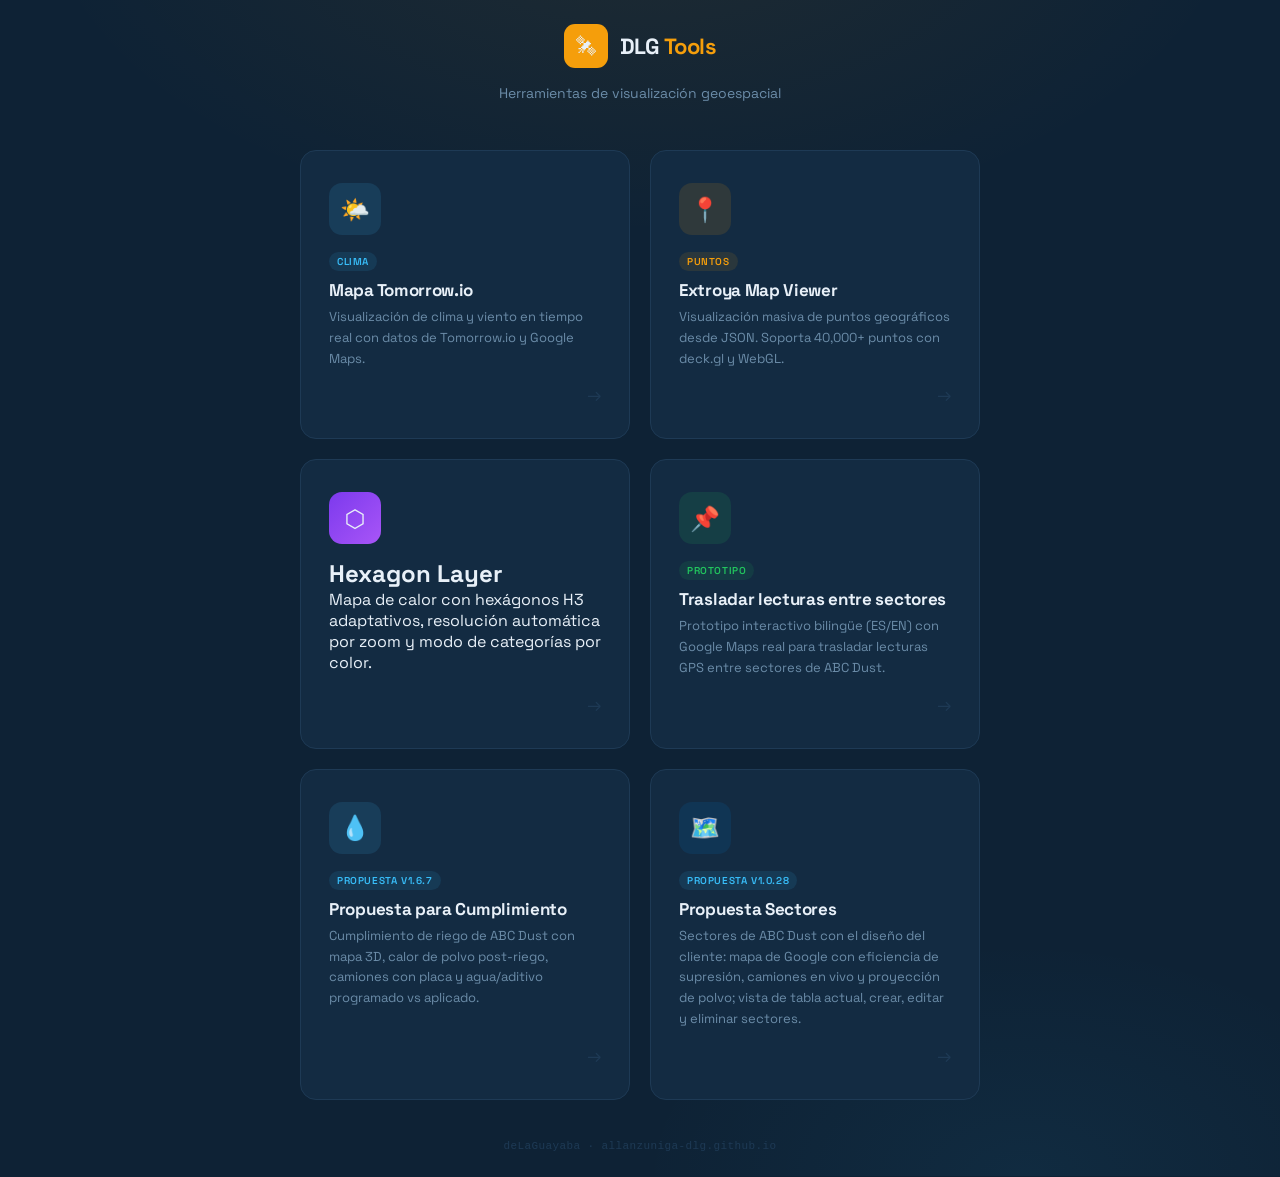
<file: index.html>
<!DOCTYPE html>
<html lang="es">
<head>
  <meta charset="UTF-8">
  <meta name="viewport" content="width=device-width, initial-scale=1.0">
  <title>DLG Tools</title>
  <link rel="preconnect" href="https://fonts.googleapis.com">
  <link href="https://fonts.googleapis.com/css2?family=Space+Grotesk:wght@400;500;600;700&display=swap" rel="stylesheet">
  <style>
    :root {
      --navy:   #0e2235;
      --navy2:  #132b42;
      --border: #1e3a55;
      --amber:  #f59e0b;
      --sky:    #38bdf8;
      --text:   #e8f0f8;
      --muted:  #6b8ca8;
      --sans:   'Space Grotesk', system-ui, sans-serif;
    }

    *, *::before, *::after { box-sizing: border-box; margin: 0; padding: 0; }

    body {
      font-family: var(--sans);
      background: var(--navy);
      color: var(--text);
      min-height: 100vh;
      display: flex;
      flex-direction: column;
      align-items: center;
      justify-content: center;
      padding: 24px;
      background-image:
        radial-gradient(ellipse 80% 50% at 50% -10%, rgba(245,158,11,.08) 0%, transparent 60%),
        radial-gradient(ellipse 60% 40% at 80% 100%, rgba(56,189,248,.06) 0%, transparent 50%);
    }

    /* Header */
    .header {
      text-align: center;
      margin-bottom: 48px;
    }

    .logo {
      display: inline-flex;
      align-items: center;
      gap: 12px;
      margin-bottom: 10px;
    }

    .logo-icon {
      width: 44px; height: 44px;
      background: var(--amber);
      border-radius: 11px;
      display: flex; align-items: center; justify-content: center;
      font-size: 20px;
    }

    .logo-text {
      font-size: 22px;
      font-weight: 700;
      letter-spacing: -0.5px;
    }

    .logo-text span { color: var(--amber); }

    .header p {
      font-size: 14px;
      color: var(--muted);
      margin-top: 6px;
    }

    /* Cards grid */
    .cards {
      display: grid;
      grid-template-columns: repeat(2, 1fr);
      gap: 20px;
      width: 100%;
      max-width: 680px;
    }

    .card {
      background: var(--navy2);
      border: 1px solid var(--border);
      border-radius: 16px;
      padding: 32px 28px;
      text-decoration: none;
      color: var(--text);
      display: flex;
      flex-direction: column;
      align-items: flex-start;
      gap: 14px;
      transition: transform .2s, border-color .2s, box-shadow .2s;
      position: relative;
      overflow: hidden;
    }

    .card::before {
      content: '';
      position: absolute;
      inset: 0;
      background: linear-gradient(135deg, rgba(245,158,11,.04) 0%, transparent 60%);
      opacity: 0;
      transition: opacity .2s;
    }

    .card:hover {
      transform: translateY(-3px);
      border-color: var(--amber);
      box-shadow: 0 12px 32px rgba(0,0,0,.3), 0 0 0 1px rgba(245,158,11,.2);
    }

    .card:hover::before { opacity: 1; }

    .card-icon {
      width: 52px; height: 52px;
      border-radius: 13px;
      display: flex; align-items: center; justify-content: center;
      font-size: 24px;
      flex-shrink: 0;
    }

    .card-icon.weather { background: rgba(56,189,248,.12); }
    .card-icon.map     { background: rgba(245,158,11,.12); }

    .card-body { flex: 1; }

    .card-title {
      font-size: 17px;
      font-weight: 700;
      margin-bottom: 6px;
      letter-spacing: -0.3px;
    }

    .card-desc {
      font-size: 13px;
      color: var(--muted);
      line-height: 1.6;
    }

    .card-arrow {
      font-size: 18px;
      color: var(--border);
      transition: color .2s, transform .2s;
      align-self: flex-end;
    }

    .card:hover .card-arrow {
      color: var(--amber);
      transform: translateX(4px);
    }

    /* Tag */
    .card-tag {
      display: inline-block;
      padding: 3px 8px;
      border-radius: 20px;
      font-size: 10px;
      font-weight: 600;
      text-transform: uppercase;
      letter-spacing: .6px;
      margin-bottom: 8px;
    }

    .tag-weather { background: rgba(56,189,248,.1); color: var(--sky); }
    .tag-map     { background: rgba(245,158,11,.1);  color: var(--amber); }

    /* Footer */
    .footer {
      margin-top: 40px;
      font-size: 11px;
      color: var(--border);
      letter-spacing: .4px;
      font-family: 'JetBrains Mono', monospace;
    }

    @media (max-width: 540px) {
      .cards { grid-template-columns: 1fr; max-width: 360px; }
    }
  </style>
</head>
<body>

  <div class="header">
    <div class="logo">
      <div class="logo-icon">🛰</div>
      <span class="logo-text">DLG <span>Tools</span></span>
    </div>
    <p>Herramientas de visualización geoespacial</p>
  </div>

  <div class="cards">

    <a class="card" href="tomorrowio.html">
      <div class="card-icon weather">🌤️</div>
      <div class="card-body">
        <div class="card-tag tag-weather">Clima</div>
        <div class="card-title">Mapa Tomorrow.io</div>
        <p class="card-desc">Visualización de clima y viento en tiempo real con datos de Tomorrow.io y Google Maps.</p>
      </div>
      <div class="card-arrow">→</div>
    </a>

    <a class="card" href="map-viewer.html">
      <div class="card-icon map">📍</div>
      <div class="card-body">
        <div class="card-tag tag-map">Puntos</div>
        <div class="card-title">Extroya Map Viewer</div>
        <p class="card-desc">Visualización masiva de puntos geográficos desde JSON. Soporta 40,000+ puntos con deck.gl y WebGL.</p>
      </div>
      <div class="card-arrow">→</div>
    </a>
      <a href="hexagon-viewer.html" class="card">
        <div class="card-icon" style="background:linear-gradient(135deg,#7c3aed,#a855f7)">⬡</div>
        <div class="card-body">
          <h2>Hexagon Layer</h2>
          <p>Mapa de calor con hexágonos H3 adaptativos, resolución automática por zoom y modo de categorías por color.</p>
        </div>
        <div class="card-arrow">→</div>
      </a>

    <a class="card" href="reubicacion-lecturas-sectores.html">
      <div class="card-icon" style="background:rgba(34,197,94,.12)">📌</div>
      <div class="card-body">
        <div class="card-tag" style="background:rgba(34,197,94,.1); color:#22c55e;">Prototipo</div>
        <div class="card-title">Trasladar lecturas entre sectores</div>
        <p class="card-desc">Prototipo interactivo bilingüe (ES/EN) con Google Maps real para trasladar lecturas GPS entre sectores de ABC Dust.</p>
      </div>
      <div class="card-arrow">→</div>
    </a>


    <a class="card" href="cumplimiento-propuesta.html">
      <div class="card-icon" style="background:rgba(56,189,248,.12)">💧</div>
      <div class="card-body">
        <div class="card-tag tag-weather">Propuesta v1.6.7</div>
        <div class="card-title">Propuesta para Cumplimiento</div>
        <p class="card-desc">Cumplimiento de riego de ABC Dust con mapa 3D, calor de polvo post-riego, camiones con placa y agua/aditivo programado vs aplicado.</p>
      </div>
      <div class="card-arrow">→</div>
    </a>

    <a class="card" href="sectores-propuesta/index.html">
      <div class="card-icon" style="background:rgba(0,113,188,.14)">🗺️</div>
      <div class="card-body">
        <div class="card-tag tag-weather">Propuesta v1.0.28</div>
        <div class="card-title">Propuesta Sectores</div>
        <p class="card-desc">Sectores de ABC Dust con el diseño del cliente: mapa de Google con eficiencia de supresión, camiones en vivo y proyección de polvo; vista de tabla actual, crear, editar y eliminar sectores.</p>
      </div>
      <div class="card-arrow">→</div>
    </a>

  </div>

  <div class="footer">deLaGuayaba · allanzuniga-dlg.github.io</div>

</body>
</html>
</file>
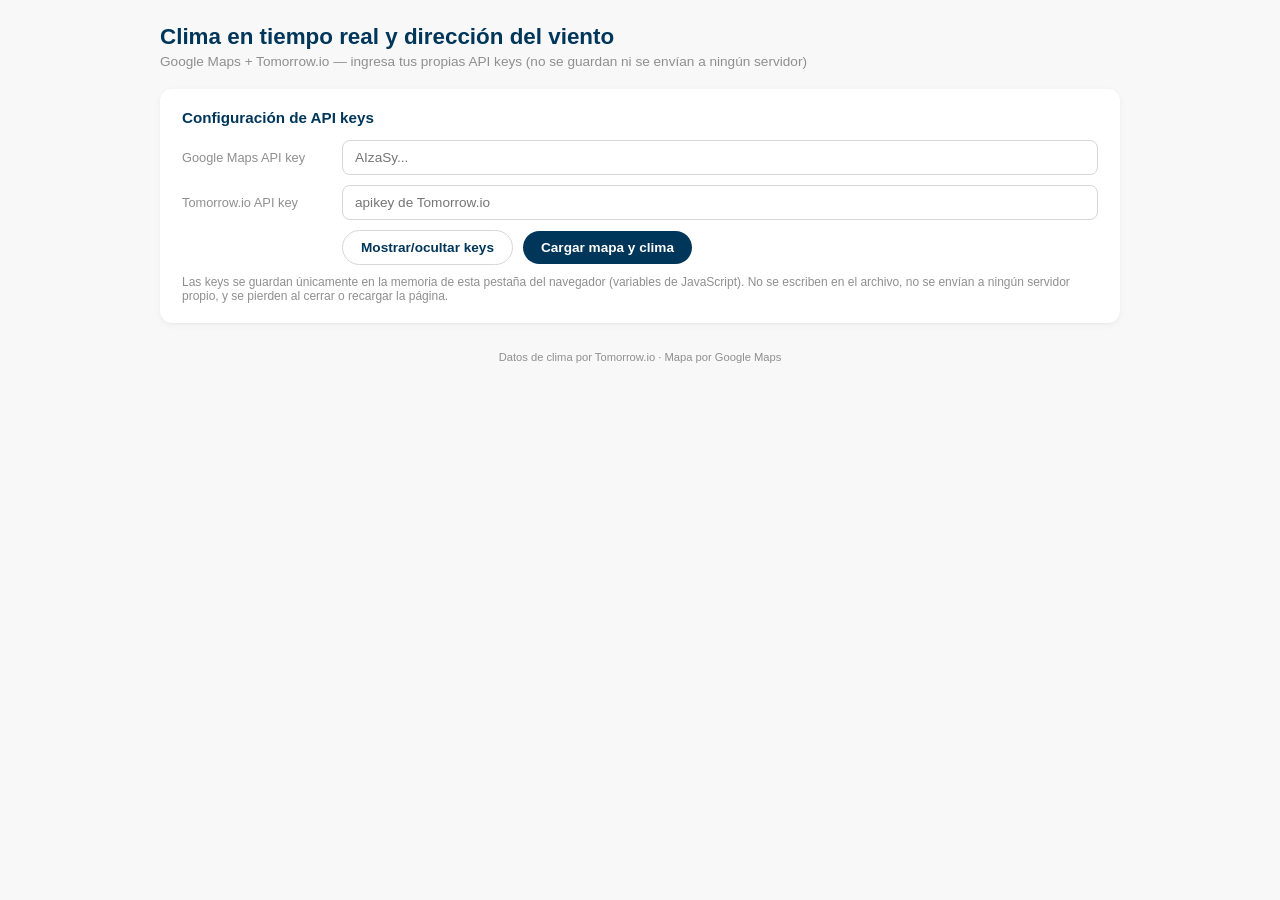
<file: clima_viento_tomorrow.html>
<!DOCTYPE html>
<html lang="es">
<head>
<meta charset="UTF-8">
<meta name="viewport" content="width=device-width, initial-scale=1.0">
<title>Clima y dirección del viento — Google Maps + Tomorrow.io</title>
<style>
  :root {
    --bg: #f8f8f8;
    --card: #ffffff;
    --primary: #00365a;
    --secondary: #184f90;
    --accent: #8a9fb4;
    --text: #3a3a3a;
    --muted: #8f8f8f;
    --separator: #d7d7d7;
    --success: #3e884f;
    --warning: #b69329;
    --error: #c43d4b;
    --info: #3195a5;
  }
  * { box-sizing: border-box; }
  body {
    margin: 0;
    font-family: 'Nunito', -apple-system, BlinkMacSystemFont, 'Segoe UI', sans-serif;
    background: var(--bg);
    color: var(--text);
    padding: 24px;
  }
  .container {
    max-width: 960px;
    margin: 0 auto;
  }
  h1 {
    font-size: 1.4rem;
    color: var(--primary);
    margin: 0 0 4px;
  }
  .subtitle {
    font-size: 0.85rem;
    color: var(--muted);
    margin: 0 0 20px;
  }
  .card {
    background: var(--card);
    border-radius: 0.75rem;
    box-shadow: 0 1px 2px rgba(0,0,0,0.04), 0 2px 8px rgba(0,0,0,0.04);
    padding: 20px 22px;
    margin-bottom: 20px;
  }
  .section-title {
    font-size: 0.95rem;
    font-weight: 700;
    color: var(--primary);
    margin: 0 0 14px;
  }
  .key-row {
    display: flex;
    gap: 10px;
    flex-wrap: wrap;
    margin-bottom: 10px;
    align-items: center;
  }
  .key-row label {
    font-size: 0.8rem;
    color: var(--muted);
    width: 150px;
    flex-shrink: 0;
  }
  input[type="text"], input[type="password"] {
    padding: 9px 12px;
    border: 1px solid var(--separator);
    border-radius: 8px;
    font-size: 0.85rem;
    font-family: inherit;
    flex: 1;
    min-width: 200px;
  }
  input[type="text"]:focus, input[type="password"]:focus {
    outline: none;
    border-color: var(--secondary);
  }
  .coord-input { flex: none !important; width: 140px; }
  select {
    padding: 9px 12px;
    border: 1px solid var(--separator);
    border-radius: 8px;
    font-size: 0.85rem;
    font-family: inherit;
    background: white;
  }
  button {
    padding: 9px 18px;
    border: none;
    border-radius: 50px;
    background: var(--primary);
    color: white;
    font-size: 0.85rem;
    font-family: inherit;
    font-weight: 600;
    cursor: pointer;
    white-space: nowrap;
  }
  button:hover { background: var(--secondary); }
  button:disabled { background: var(--accent); cursor: not-allowed; }
  button.secondary {
    background: transparent;
    color: var(--primary);
    border: 1px solid var(--separator);
  }
  button.secondary:hover { background: var(--bg); }
  .hint {
    font-size: 0.75rem;
    color: var(--muted);
    margin: 8px 0 0;
  }
  #status-msg, #keys-status {
    display: none;
    font-size: 0.85rem;
    padding: 10px 14px;
    border-radius: 8px;
    margin-bottom: 16px;
  }
  .msg-error { background: #fbe9eb; color: var(--error); display: block !important; }
  .msg-info { background: #e7f3f5; color: var(--info); display: block !important; }
  .msg-success { background: #e9f3ea; color: var(--success); display: block !important; }
  #app-section { display: none; }
  .controls {
    display: flex;
    gap: 10px;
    flex-wrap: wrap;
    margin-bottom: 8px;
  }
  #map {
    width: 100%;
    height: 380px;
    border-radius: 0.75rem;
    border: 1px solid var(--separator);
    background: #eef0f2;
    margin-bottom: 8px;
  }
  .map-note {
    font-size: 0.72rem;
    color: var(--muted);
    margin: 0 0 20px;
  }
  .card-header {
    display: flex;
    align-items: center;
    justify-content: space-between;
    margin-bottom: 16px;
  }
  .loc-name { font-weight: 700; font-size: 1.05rem; margin: 0; color: var(--primary); }
  .loc-time { font-size: 0.78rem; color: var(--muted); margin: 3px 0 0; }
  .temp-value { font-size: 2rem; font-weight: 700; color: var(--primary); }
  .metrics-grid {
    display: grid;
    grid-template-columns: repeat(auto-fit, minmax(130px, 1fr));
    gap: 12px;
  }
  .metric-box {
    background: var(--bg);
    border-radius: 0.5rem;
    padding: 14px;
  }
  .metric-label {
    font-size: 0.72rem;
    color: var(--muted);
    margin: 0 0 6px;
    text-transform: uppercase;
    letter-spacing: 0.02em;
  }
  .metric-value { font-size: 1.05rem; font-weight: 700; margin: 0; color: var(--text); }
  .wind-box { display: flex; align-items: center; gap: 10px; }
  .wind-arrow-wrap {
    width: 30px; height: 30px;
    display: flex; align-items: center; justify-content: center;
    flex-shrink: 0;
  }
  .wind-sub { font-size: 0.72rem; color: var(--muted); margin: 4px 0 0; }
  .hourly-scroll {
    display: flex;
    gap: 12px;
    overflow-x: auto;
    padding-bottom: 6px;
  }
  .hour-card {
    flex: 0 0 auto;
    width: 96px;
    background: var(--bg);
    border-radius: 0.5rem;
    padding: 12px 10px;
    text-align: center;
  }
  .hour-time { font-size: 0.72rem; color: var(--muted); margin: 0 0 8px; }
  .hour-temp { font-size: 0.95rem; font-weight: 700; margin: 6px 0 8px; color: var(--text); }
  .hour-wind-arrow { width: 18px; height: 18px; margin: 0 auto 4px; }
  .hour-wind-val { font-size: 0.68rem; color: var(--muted); margin: 0; }
  footer {
    text-align: center;
    font-size: 0.7rem;
    color: var(--muted);
    margin-top: 28px;
  }
  .keys-toggle {
    font-size: 0.78rem;
    color: var(--secondary);
    cursor: pointer;
    text-decoration: underline;
    margin-top: 4px;
    display: inline-block;
  }
</style>
</head>
<body>
<div class="container">
  <h1>Clima en tiempo real y dirección del viento</h1>
  <p class="subtitle">Google Maps + Tomorrow.io — ingresa tus propias API keys (no se guardan ni se envían a ningún servidor)</p>

  <div class="card" id="keys-card">
    <p class="section-title">Configuración de API keys</p>
    <div class="key-row">
      <label for="google-key-input">Google Maps API key</label>
      <input type="password" id="google-key-input" placeholder="AIzaSy...">
    </div>
    <div class="key-row">
      <label for="tomorrow-key-input">Tomorrow.io API key</label>
      <input type="password" id="tomorrow-key-input" placeholder="apikey de Tomorrow.io">
    </div>
    <div class="key-row">
      <label></label>
      <button id="show-keys-btn" class="secondary" style="flex:none;">Mostrar/ocultar keys</button>
      <button id="save-keys-btn">Cargar mapa y clima</button>
    </div>
    <div id="keys-status"></div>
    <p class="hint">Las keys se guardan únicamente en la memoria de esta pestaña del navegador (variables de JavaScript). No se escriben en el archivo, no se envían a ningún servidor propio, y se pierden al cerrar o recargar la página.</p>
  </div>

  <div id="app-section">
    <div class="controls">
      <input type="text" id="lat-input" class="coord-input" placeholder="Latitud" value="9.9281">
      <input type="text" id="lng-input" class="coord-input" placeholder="Longitud" value="-84.0907">
      <select id="units-select">
        <option value="metric" selected>Métrico (°C, km/h)</option>
        <option value="imperial">Imperial (°F, mph)</option>
      </select>
      <button id="go-btn">Consultar clima</button>
    </div>
    <p class="hint" style="margin-bottom:16px;">También puedes hacer clic directamente en el mapa para consultar esa ubicación.</p>

    <div id="status-msg"></div>

    <div id="map"></div>
    <p class="map-note">Si el mapa no aparece, revisa que la API key de Google tenga habilitada "Maps JavaScript API" y que no tenga restricción de referrer que excluya este origen.</p>

    <div id="weather-card" class="card" style="display:none;">
      <div class="card-header">
        <div>
          <p class="loc-name" id="loc-name">—</p>
          <p class="loc-time" id="loc-time">—</p>
        </div>
        <div>
          <span class="temp-value" id="temp-value">—</span>
        </div>
      </div>
      <div class="metrics-grid">
        <div class="metric-box">
          <p class="metric-label">Humedad</p>
          <p class="metric-value" id="humidity-val">—</p>
        </div>
        <div class="metric-box">
          <p class="metric-label">Lluvia (prob.)</p>
          <p class="metric-value" id="precip-val">—</p>
        </div>
        <div class="metric-box">
          <p class="metric-label">UV index</p>
          <p class="metric-value" id="uv-val">—</p>
        </div>
        <div class="metric-box">
          <p class="metric-label">Viento</p>
          <div class="wind-box">
            <div class="wind-arrow-wrap">
              <svg id="wind-arrow" width="24" height="24" viewBox="0 0 24 24" style="transform:rotate(0deg); transition: transform 0.3s;">
                <path d="M12 2 L12 22 M12 2 L7 9 M12 2 L17 9" stroke="#184f90" stroke-width="2.5" stroke-linecap="round" stroke-linejoin="round" fill="none"/>
              </svg>
            </div>
            <p class="metric-value" id="wind-val" style="margin:0;">—</p>
          </div>
          <p class="wind-sub" id="wind-dir-label">—</p>
        </div>
      </div>
    </div>

    <div id="hourly-card" class="card" style="display:none;">
      <p class="section-title">Pronóstico de viento — próximas 24 horas</p>
      <div class="hourly-scroll" id="hourly-scroll"></div>
    </div>
  </div>

  <footer>Datos de clima por Tomorrow.io · Mapa por Google Maps</footer>
</div>

<script>
let GOOGLE_KEY = "";
let TOMORROW_KEY = "";
let map, marker, mapLoaded = false;

function showKeysStatus(msg, cls) {
  const el = document.getElementById('keys-status');
  el.className = cls;
  el.textContent = msg;
}

function showStatus(msg, cls) {
  const el = document.getElementById('status-msg');
  el.className = cls;
  el.textContent = msg;
}

function clearStatus() {
  const el = document.getElementById('status-msg');
  el.className = '';
  el.style.display = 'none';
}

document.getElementById('show-keys-btn').addEventListener('click', function() {
  const g = document.getElementById('google-key-input');
  const t = document.getElementById('tomorrow-key-input');
  const newType = g.type === 'password' ? 'text' : 'password';
  g.type = newType;
  t.type = newType;
});

document.getElementById('save-keys-btn').addEventListener('click', function() {
  const g = document.getElementById('google-key-input').value.trim();
  const t = document.getElementById('tomorrow-key-input').value.trim();

  if (!t) {
    showKeysStatus('Ingresa al menos la API key de Tomorrow.io para continuar.', 'msg-error');
    return;
  }

  TOMORROW_KEY = t;
  GOOGLE_KEY = g;
  showKeysStatus('Keys cargadas en memoria. Iniciando mapa y clima...', 'msg-success');

  document.getElementById('app-section').style.display = 'block';

  if (GOOGLE_KEY) {
    loadGoogleMapsScript(GOOGLE_KEY);
  } else {
    showStatus('No ingresaste una key de Google Maps, el mapa no se mostrará. Solo se consultará el clima.', 'msg-info');
    queryWeatherAt(9.9281, -84.0907);
  }
});

function loadGoogleMapsScript(key) {
  const existing = document.getElementById('google-maps-script');
  if (existing) existing.remove();

  const script = document.createElement('script');
  script.id = 'google-maps-script';
  script.src = `https://maps.googleapis.com/maps/api/js?key=${encodeURIComponent(key)}&callback=initWeatherMap`;
  script.async = true;
  script.defer = true;
  script.onerror = handleMapsLoadError;
  document.body.appendChild(script);

  setTimeout(function() {
    if (!mapLoaded) {
      handleMapsLoadError();
    }
  }, 5000);
}

function handleMapsLoadError() {
  if (mapLoaded) return;
  showStatus('No se pudo cargar Google Maps. Posibles causas: la key es inválida, no tiene habilitada "Maps JavaScript API", o tiene restricción de dominio (HTTP referrer) que excluye este origen. La consulta de clima seguirá funcionando sin el mapa.', 'msg-error');
  const lat = parseFloat(document.getElementById('lat-input').value);
  const lng = parseFloat(document.getElementById('lng-input').value);
  queryWeatherAt(isNaN(lat) ? 9.9281 : lat, isNaN(lng) ? -84.0907 : lng);
}

function compassLabel(deg) {
  const dirs = ["N", "NNE", "NE", "ENE", "E", "ESE", "SE", "SSE", "S", "SSW", "SW", "WSW", "W", "WNW", "NW", "NNW"];
  const idx = Math.round(deg / 22.5) % 16;
  return dirs[idx];
}

function windArrowIcon(deg) {
  return {
    path: "M0,-10 L-5,2 L0,-2 L5,2 Z",
    fillColor: "#184f90",
    fillOpacity: 1,
    strokeColor: "#00365a",
    strokeWeight: 1,
    rotation: deg,
    scale: 1.6,
    anchor: new google.maps.Point(0, 0)
  };
}

async function queryWeatherAt(lat, lng) {
  if (!TOMORROW_KEY) {
    showStatus('Falta la API key de Tomorrow.io.', 'msg-error');
    return;
  }
  const units = document.getElementById('units-select').value;
  clearStatus();
  try {
    const url = `https://api.tomorrow.io/v4/weather/realtime?location=${lat},${lng}&units=${units}&apikey=${TOMORROW_KEY}`;
    const res = await fetch(url, { headers: { accept: 'application/json' } });
    if (!res.ok) {
      const body = await res.text();
      throw new Error(`HTTP ${res.status}: ${body.slice(0, 150)}`);
    }
    const data = await res.json();
    const v = data.data.values;
    const name = data.location.name || `${lat.toFixed(4)}, ${lng.toFixed(4)}`;
    const windDeg = v.windDirection != null ? v.windDirection : 0;
    const tempUnit = units === 'metric' ? '°C' : '°F';
    const windUnit = units === 'metric' ? 'km/h' : 'mph';

    document.getElementById('weather-card').style.display = 'block';
    document.getElementById('loc-name').textContent = name;
    document.getElementById('loc-time').textContent = new Date(data.data.time).toLocaleString();
    document.getElementById('temp-value').textContent = `${Math.round(v.temperature)}${tempUnit}`;
    document.getElementById('humidity-val').textContent = `${Math.round(v.humidity)}%`;
    document.getElementById('wind-val').textContent = `${Math.round(v.windSpeed)} ${windUnit}`;
    document.getElementById('precip-val').textContent = `${Math.round(v.precipitationProbability || 0)}%`;
    document.getElementById('uv-val').textContent = `${Math.round(v.uvIndex != null ? v.uvIndex : 0)}`;
    document.getElementById('wind-arrow').style.transform = `rotate(${Math.round(windDeg)}deg)`;
    document.getElementById('wind-dir-label').textContent = `${Math.round(windDeg)}° · ${compassLabel(windDeg)}`;

    if (mapLoaded && marker) {
      marker.setIcon(windArrowIcon(windDeg));
    }

    await queryHourlyForecast(lat, lng, units);

  } catch (err) {
    showStatus(`Error consultando Tomorrow.io: ${err.message}`, 'msg-error');
  }
}

async function queryHourlyForecast(lat, lng, units) {
  try {
    const url = `https://api.tomorrow.io/v4/weather/forecast?location=${lat},${lng}&units=${units}&timesteps=1h&apikey=${TOMORROW_KEY}`;
    const res = await fetch(url, { headers: { accept: 'application/json' } });
    if (!res.ok) {
      const body = await res.text();
      throw new Error(`HTTP ${res.status}: ${body.slice(0, 150)}`);
    }
    const data = await res.json();
    const hourly = data.timelines.hourly.slice(0, 24);
    const windUnit = units === 'metric' ? 'km/h' : 'mph';
    const scroll = document.getElementById('hourly-scroll');
    scroll.innerHTML = '';

    hourly.forEach(function(h) {
      const v = h.values;
      const windDeg = v.windDirection != null ? v.windDirection : 0;
      const time = new Date(h.time);
      const hourLabel = time.toLocaleTimeString([], { hour: '2-digit', minute: '2-digit' });

      const card = document.createElement('div');
      card.className = 'hour-card';
      card.innerHTML =
        '<p class="hour-time">' + hourLabel + '</p>' +
        '<svg class="hour-wind-arrow" viewBox="0 0 24 24" style="transform:rotate(' + Math.round(windDeg) + 'deg);">' +
        '<path d="M12 2 L12 22 M12 2 L7 9 M12 2 L17 9" stroke="#184f90" stroke-width="3" stroke-linecap="round" stroke-linejoin="round" fill="none"/>' +
        '</svg>' +
        '<p class="hour-temp">' + Math.round(v.temperature) + '°</p>' +
        '<p class="hour-wind-val">' + Math.round(v.windSpeed) + ' ' + windUnit + '</p>' +
        '<p class="hour-wind-val">' + compassLabel(windDeg) + '</p>';
      scroll.appendChild(card);
    });

    document.getElementById('hourly-card').style.display = 'block';

  } catch (err) {
    document.getElementById('hourly-card').style.display = 'none';
  }
}

function placeMarkerAndQuery(lat, lng) {
  if (mapLoaded && map) {
    const pos = { lat: lat, lng: lng };
    map.panTo(pos);
    if (!marker) {
      marker = new google.maps.Marker({
        position: pos,
        map: map,
        icon: windArrowIcon(0)
      });
    } else {
      marker.setPosition(pos);
    }
  }
  queryWeatherAt(lat, lng);
}

function initWeatherMap() {
  mapLoaded = true;
  clearStatus();
  const initialLat = parseFloat(document.getElementById('lat-input').value) || 9.9281;
  const initialLng = parseFloat(document.getElementById('lng-input').value) || -84.0907;
  map = new google.maps.Map(document.getElementById('map'), {
    center: { lat: initialLat, lng: initialLng },
    zoom: 8,
    mapTypeControl: false,
    streetViewControl: false,
    fullscreenControl: false
  });

  map.addListener('click', function(e) {
    const lat = e.latLng.lat();
    const lng = e.latLng.lng();
    document.getElementById('lat-input').value = lat.toFixed(4);
    document.getElementById('lng-input').value = lng.toFixed(4);
    placeMarkerAndQuery(lat, lng);
  });

  placeMarkerAndQuery(initialLat, initialLng);
}
window.initWeatherMap = initWeatherMap;

document.getElementById('go-btn').addEventListener('click', function() {
  const lat = parseFloat(document.getElementById('lat-input').value);
  const lng = parseFloat(document.getElementById('lng-input').value);
  if (isNaN(lat) || isNaN(lng)) {
    showStatus('Ingresa valores numéricos válidos de latitud y longitud.', 'msg-error');
    return;
  }
  placeMarkerAndQuery(lat, lng);
});

document.getElementById('units-select').addEventListener('change', function() {
  const lat = parseFloat(document.getElementById('lat-input').value);
  const lng = parseFloat(document.getElementById('lng-input').value);
  if (!isNaN(lat) && !isNaN(lng)) {
    placeMarkerAndQuery(lat, lng);
  }
});

document.addEventListener('keydown', function(e) {
  if (e.key === 'Enter') {
    if (document.activeElement.id === 'google-key-input' || document.activeElement.id === 'tomorrow-key-input') {
      document.getElementById('save-keys-btn').click();
    } else if (document.activeElement.id === 'lat-input' || document.activeElement.id === 'lng-input') {
      document.getElementById('go-btn').click();
    }
  }
});
</script>
</body>
</html>
</file>
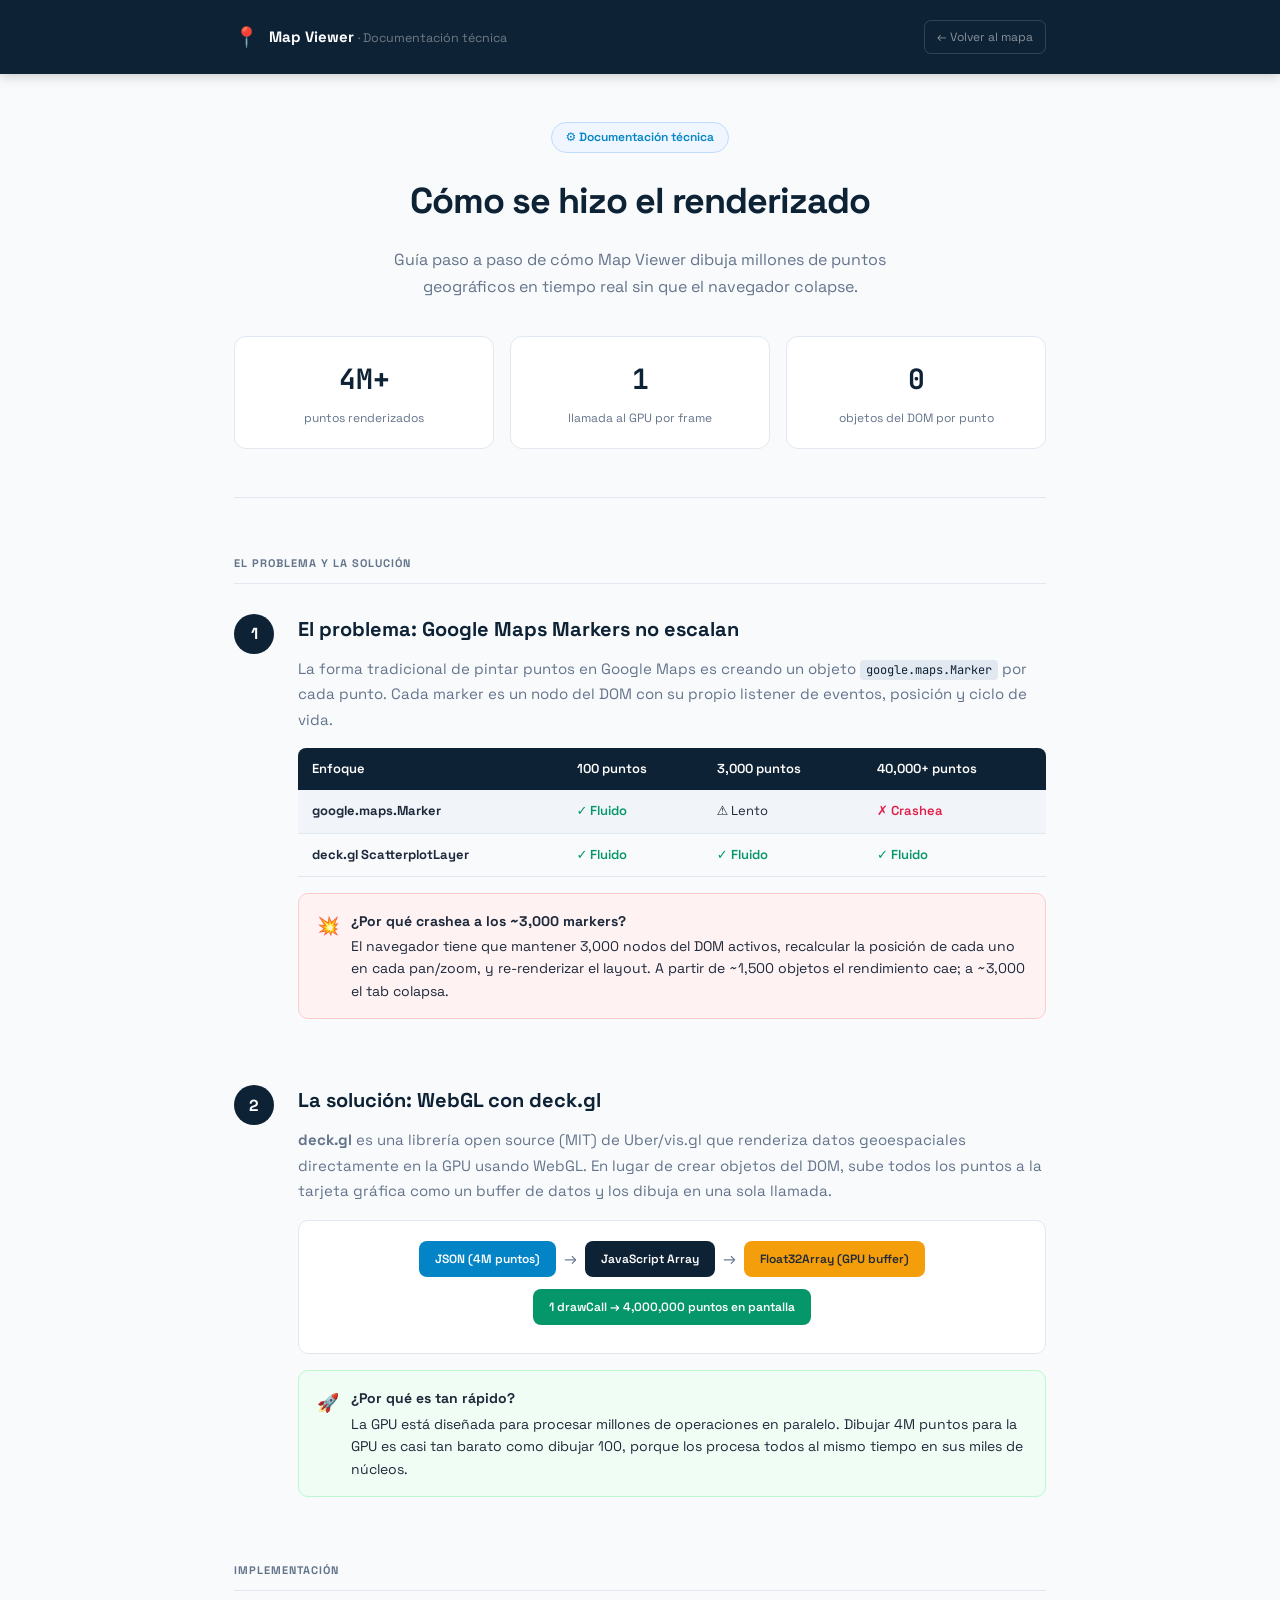
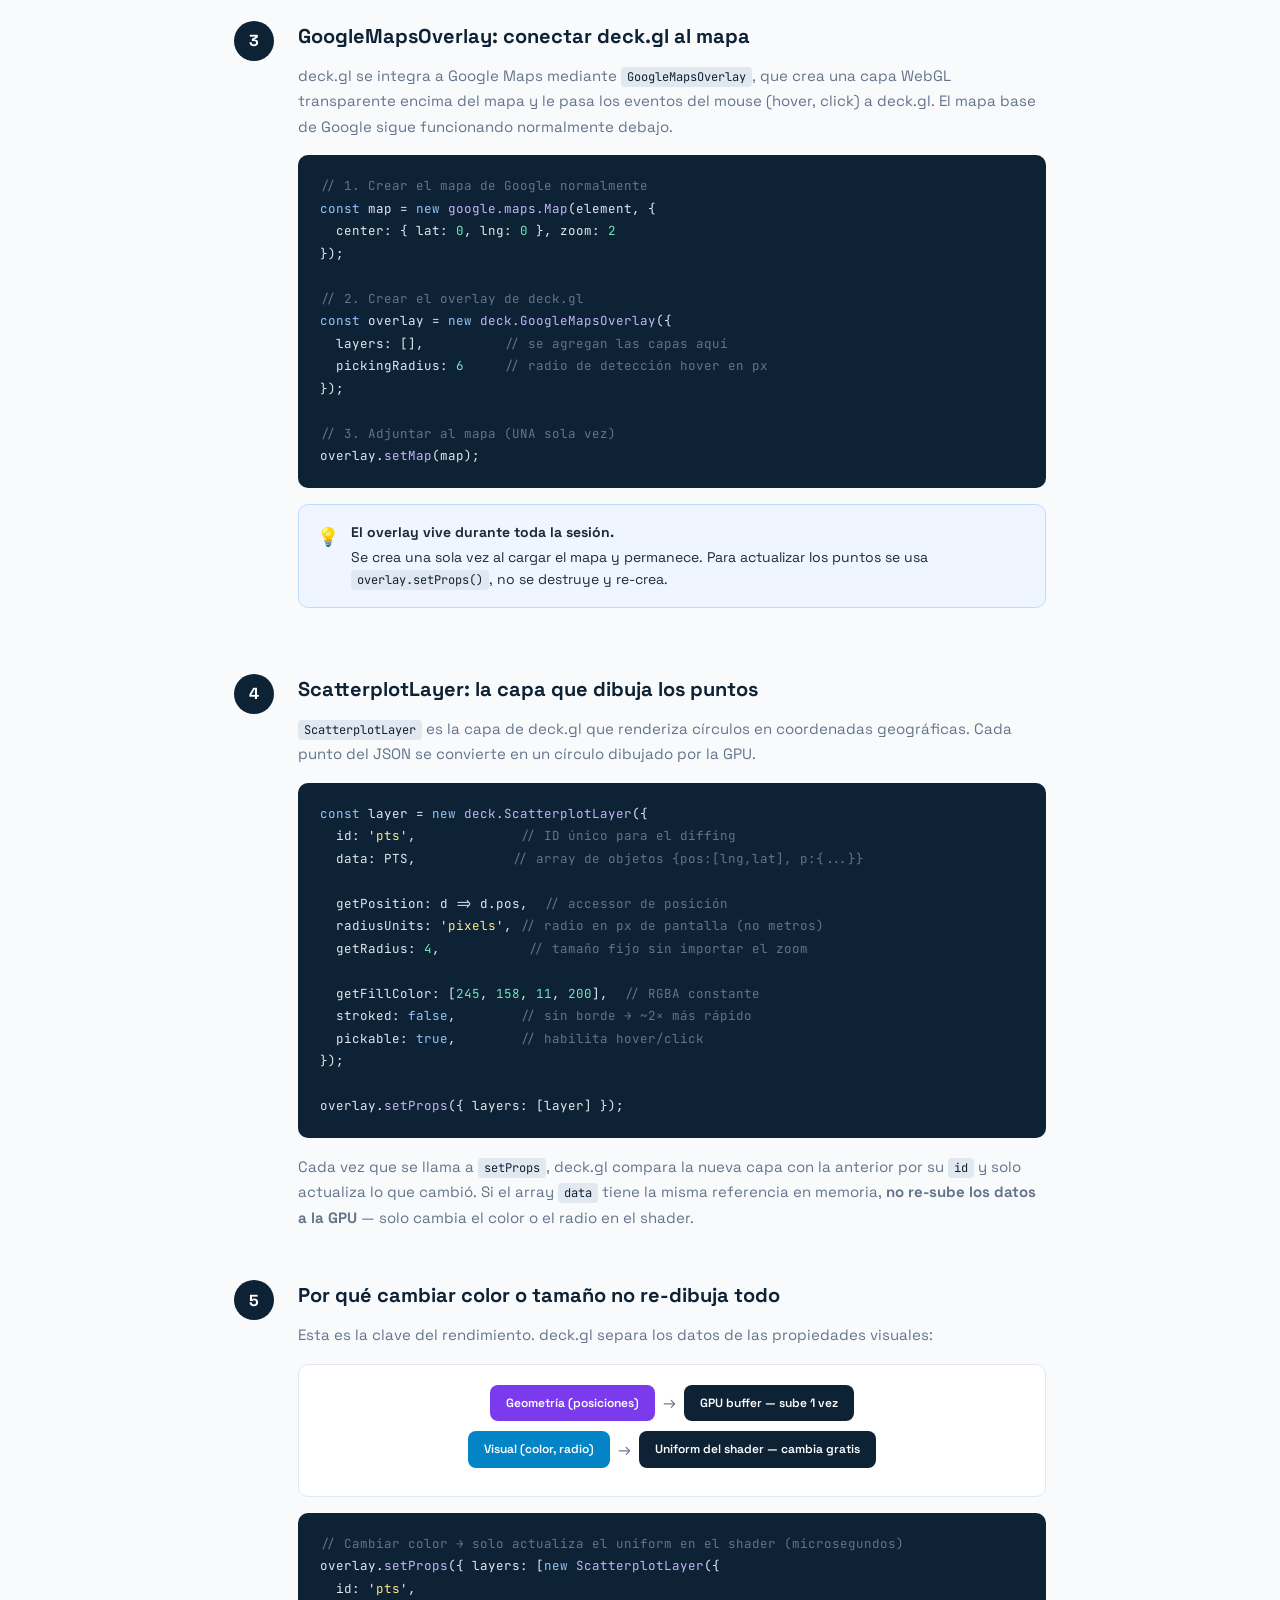
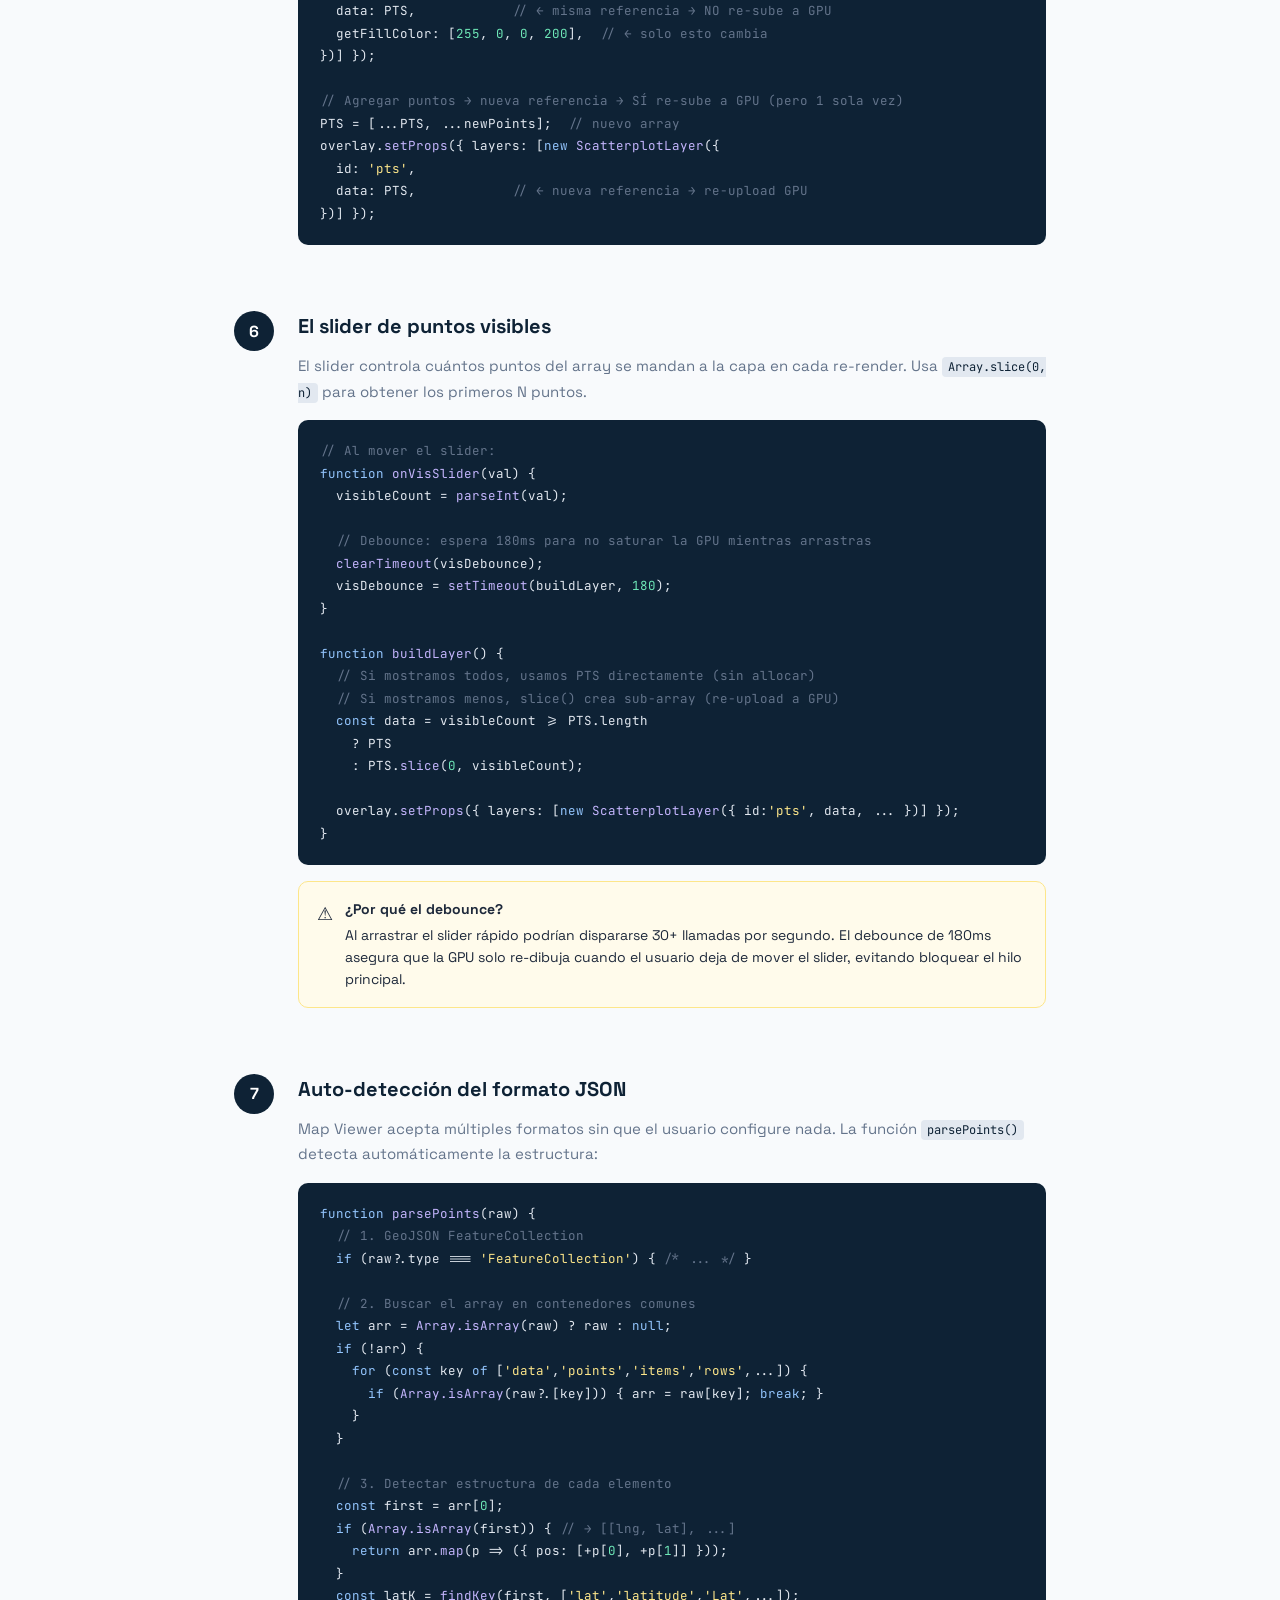
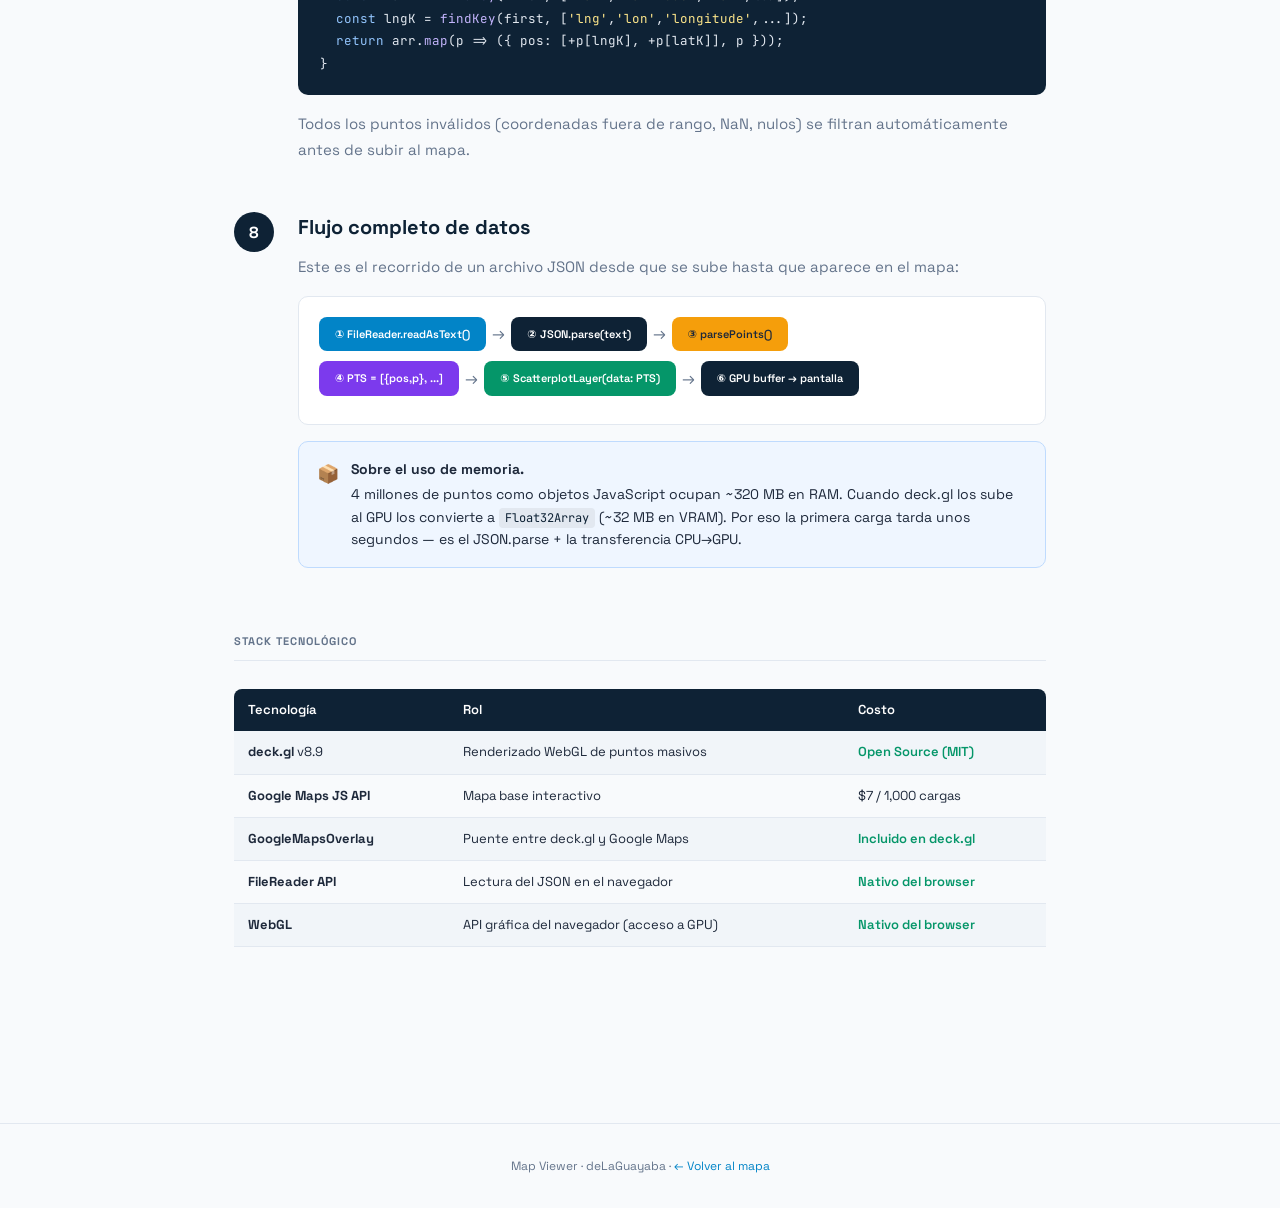
<file: como-funciona.html>
<!DOCTYPE html>
<html lang="es">
<head>
  <meta charset="UTF-8">
  <meta name="viewport" content="width=device-width, initial-scale=1.0">
  <title>Cómo funciona el renderizado · Map Viewer</title>
  <link rel="preconnect" href="https://fonts.googleapis.com">
  <link href="https://fonts.googleapis.com/css2?family=Space+Grotesk:wght@400;500;600;700&family=JetBrains+Mono:wght@400;500&display=swap" rel="stylesheet">
  <style>
    :root {
      --navy:   #0e2235;
      --sky:    #0284c7;
      --amber:  #f59e0b;
      --green:  #059669;
      --purple: #7c3aed;
      --red:    #e11d48;
      --text:   #1e293b;
      --muted:  #64748b;
      --border: #e2e8f0;
      --bg:     #f8fafc;
      --s1:     #ffffff;
      --s2:     #f1f5f9;
      --mono:   'JetBrains Mono', monospace;
      --sans:   'Space Grotesk', system-ui, sans-serif;
    }

    *, *::before, *::after { box-sizing: border-box; margin: 0; padding: 0; }

    body {
      font-family: var(--sans);
      background: var(--bg);
      color: var(--text);
      line-height: 1.7;
    }

    /* ─── Header ─── */
    .site-header {
      background: var(--navy);
      padding: 20px 0;
      position: sticky;
      top: 0;
      z-index: 100;
      box-shadow: 0 2px 12px rgba(0,0,0,.2);
    }

    .header-inner {
      max-width: 860px;
      margin: 0 auto;
      padding: 0 24px;
      display: flex;
      align-items: center;
      justify-content: space-between;
    }

    .header-brand {
      display: flex;
      align-items: center;
      gap: 10px;
      text-decoration: none;
    }

    .header-brand .icon {
      font-size: 20px;
    }

    .header-brand span {
      font-size: 15px;
      font-weight: 700;
      color: #fff;
    }

    .header-brand small {
      color: rgba(255,255,255,.4);
      font-weight: 400;
    }

    .back-link {
      font-size: 12px;
      color: rgba(255,255,255,.5);
      text-decoration: none;
      border: 1px solid rgba(255,255,255,.15);
      padding: 6px 12px;
      border-radius: 7px;
      transition: all .2s;
    }

    .back-link:hover { color: #fff; border-color: rgba(255,255,255,.4); }

    /* ─── Content ─── */
    .content {
      max-width: 860px;
      margin: 0 auto;
      padding: 48px 24px 80px;
    }

    /* Hero */
    .hero {
      text-align: center;
      margin-bottom: 56px;
      padding-bottom: 48px;
      border-bottom: 1px solid var(--border);
    }

    .hero-badge {
      display: inline-flex;
      align-items: center;
      gap: 6px;
      background: #eff6ff;
      border: 1px solid #bfdbfe;
      border-radius: 20px;
      padding: 4px 14px;
      font-size: 12px;
      font-weight: 600;
      color: var(--sky);
      margin-bottom: 18px;
    }

    .hero h1 {
      font-size: 36px;
      font-weight: 700;
      color: var(--navy);
      letter-spacing: -1px;
      margin-bottom: 14px;
    }

    .hero p {
      font-size: 16px;
      color: var(--muted);
      max-width: 580px;
      margin: 0 auto;
    }

    /* Stats row */
    .stats-row {
      display: grid;
      grid-template-columns: repeat(3, 1fr);
      gap: 16px;
      margin-top: 36px;
    }

    .stat-card {
      background: var(--s1);
      border: 1px solid var(--border);
      border-radius: 12px;
      padding: 18px;
      text-align: center;
    }

    .stat-card .n {
      font-size: 28px;
      font-weight: 700;
      color: var(--navy);
      display: block;
      font-family: var(--mono);
    }

    .stat-card .l {
      font-size: 12px;
      color: var(--muted);
      margin-top: 3px;
    }

    /* Steps */
    .step {
      display: flex;
      gap: 24px;
      margin-bottom: 48px;
    }

    .step-num {
      flex-shrink: 0;
      width: 40px;
      height: 40px;
      border-radius: 50%;
      background: var(--navy);
      color: #fff;
      font-size: 16px;
      font-weight: 700;
      display: flex;
      align-items: center;
      justify-content: center;
      margin-top: 2px;
    }

    .step-content { flex: 1; }

    .step-content h2 {
      font-size: 20px;
      font-weight: 700;
      color: var(--navy);
      margin-bottom: 10px;
    }

    .step-content p {
      color: var(--muted);
      margin-bottom: 14px;
      font-size: 15px;
    }

    .step-content p:last-child { margin-bottom: 0; }

    /* Section title (non-step) */
    .section-title {
      font-size: 11px;
      font-weight: 700;
      text-transform: uppercase;
      letter-spacing: 1px;
      color: var(--muted);
      margin-bottom: 28px;
      padding-bottom: 10px;
      border-bottom: 1px solid var(--border);
    }

    /* Code blocks */
    .code-block {
      background: var(--navy);
      border-radius: 10px;
      padding: 20px 22px;
      margin: 16px 0;
      overflow-x: auto;
    }

    .code-block pre {
      font-family: var(--mono);
      font-size: 12.5px;
      line-height: 1.8;
      color: #e2e8f0;
      white-space: pre;
    }

    .ck  { color: #93c5fd; }  /* keyword */
    .cs  { color: #fde68a; }  /* string  */
    .cn  { color: #6ee7b7; }  /* number  */
    .cc  { color: #64748b; }  /* comment */
    .cf  { color: #c4b5fd; }  /* function */
    .cp  { color: #94a3b8; }  /* punctuation */

    /* Callout boxes */
    .callout {
      border-radius: 10px;
      padding: 16px 18px;
      margin: 16px 0;
      font-size: 14px;
      display: flex;
      gap: 12px;
      align-items: flex-start;
    }

    .callout-icon { font-size: 18px; flex-shrink: 0; margin-top: 1px; }
    .callout-body { flex: 1; color: var(--text); line-height: 1.6; }
    .callout-body strong { display: block; margin-bottom: 3px; }

    .callout.info    { background: #eff6ff; border: 1px solid #bfdbfe; }
    .callout.success { background: #f0fdf4; border: 1px solid #bbf7d0; }
    .callout.warning { background: #fffbeb; border: 1px solid #fde68a; }
    .callout.danger  { background: #fef2f2; border: 1px solid #fecaca; }

    /* Compare table */
    .compare {
      width: 100%;
      border-collapse: collapse;
      margin: 16px 0;
      font-size: 13px;
    }

    .compare th {
      background: var(--navy);
      color: #fff;
      padding: 10px 14px;
      text-align: left;
      font-weight: 600;
    }

    .compare th:first-child { border-radius: 8px 0 0 0; }
    .compare th:last-child  { border-radius: 0 8px 0 0; }

    .compare td {
      padding: 10px 14px;
      border-bottom: 1px solid var(--border);
      color: var(--text);
      vertical-align: top;
    }

    .compare tr:nth-child(even) td { background: var(--s2); }
    .compare .bad  { color: var(--red);   font-weight: 600; }
    .compare .good { color: var(--green); font-weight: 600; }

    /* Inline code */
    code {
      font-family: var(--mono);
      font-size: 12px;
      background: #e2e8f0;
      color: var(--navy);
      padding: 2px 6px;
      border-radius: 4px;
    }

    /* Diagram */
    .diagram {
      background: var(--s1);
      border: 1px solid var(--border);
      border-radius: 10px;
      padding: 20px;
      margin: 16px 0;
      text-align: center;
    }

    .diagram-row {
      display: flex;
      align-items: center;
      justify-content: center;
      gap: 8px;
      flex-wrap: wrap;
      margin-bottom: 8px;
    }

    .diagram-box {
      background: var(--navy);
      color: #fff;
      border-radius: 8px;
      padding: 8px 16px;
      font-size: 12px;
      font-weight: 600;
    }

    .diagram-box.sky    { background: var(--sky); }
    .diagram-box.amber  { background: var(--amber); color: #1e293b; }
    .diagram-box.green  { background: var(--green); }
    .diagram-box.purple { background: var(--purple); }

    .diagram-arrow { color: var(--muted); font-size: 16px; }

    /* Footer */
    .page-footer {
      text-align: center;
      padding: 32px 24px;
      border-top: 1px solid var(--border);
      font-size: 12px;
      color: var(--muted);
      margin-top: 48px;
    }

    .page-footer a { color: var(--sky); text-decoration: none; }
  </style>
</head>
<body>

<!-- Header -->
<header class="site-header">
  <div class="header-inner">
    <a href="map-viewer.html" class="header-brand">
      <span class="icon">📍</span>
      <span>Map Viewer <small>· Documentación técnica</small></span>
    </a>
    <a href="map-viewer.html" class="back-link">← Volver al mapa</a>
  </div>
</header>

<div class="content">

  <!-- Hero -->
  <div class="hero">
    <div class="hero-badge">⚙ Documentación técnica</div>
    <h1>Cómo se hizo el renderizado</h1>
    <p>Guía paso a paso de cómo Map Viewer dibuja millones de puntos geográficos en tiempo real sin que el navegador colapse.</p>

    <div class="stats-row">
      <div class="stat-card">
        <span class="n">4M+</span>
        <span class="l">puntos renderizados</span>
      </div>
      <div class="stat-card">
        <span class="n">1</span>
        <span class="l">llamada al GPU por frame</span>
      </div>
      <div class="stat-card">
        <span class="n">0</span>
        <span class="l">objetos del DOM por punto</span>
      </div>
    </div>
  </div>

  <!-- PASO 1 -->
  <div class="section-title">El problema y la solución</div>

  <div class="step">
    <div class="step-num">1</div>
    <div class="step-content">
      <h2>El problema: Google Maps Markers no escalan</h2>
      <p>La forma tradicional de pintar puntos en Google Maps es creando un objeto <code>google.maps.Marker</code> por cada punto. Cada marker es un nodo del DOM con su propio listener de eventos, posición y ciclo de vida.</p>

      <table class="compare">
        <tr>
          <th>Enfoque</th>
          <th>100 puntos</th>
          <th>3,000 puntos</th>
          <th>40,000+ puntos</th>
        </tr>
        <tr>
          <td><strong>google.maps.Marker</strong></td>
          <td class="good">✓ Fluido</td>
          <td class="warning">⚠ Lento</td>
          <td class="bad">✗ Crashea</td>
        </tr>
        <tr>
          <td><strong>deck.gl ScatterplotLayer</strong></td>
          <td class="good">✓ Fluido</td>
          <td class="good">✓ Fluido</td>
          <td class="good">✓ Fluido</td>
        </tr>
      </table>

      <div class="callout danger">
        <span class="callout-icon">💥</span>
        <div class="callout-body">
          <strong>¿Por qué crashea a los ~3,000 markers?</strong>
          El navegador tiene que mantener 3,000 nodos del DOM activos, recalcular la posición de cada uno en cada pan/zoom, y re-renderizar el layout. A partir de ~1,500 objetos el rendimiento cae; a ~3,000 el tab colapsa.
        </div>
      </div>
    </div>
  </div>

  <!-- PASO 2 -->
  <div class="step">
    <div class="step-num">2</div>
    <div class="step-content">
      <h2>La solución: WebGL con deck.gl</h2>
      <p><strong>deck.gl</strong> es una librería open source (MIT) de Uber/vis.gl que renderiza datos geoespaciales directamente en la GPU usando WebGL. En lugar de crear objetos del DOM, sube todos los puntos a la tarjeta gráfica como un buffer de datos y los dibuja en una sola llamada.</p>

      <div class="diagram">
        <div class="diagram-row">
          <div class="diagram-box sky">JSON (4M puntos)</div>
          <span class="diagram-arrow">→</span>
          <div class="diagram-box">JavaScript Array</div>
          <span class="diagram-arrow">→</span>
          <div class="diagram-box amber">Float32Array (GPU buffer)</div>
        </div>
        <div class="diagram-row" style="margin-top:12px">
          <div class="diagram-box green">1 drawCall → 4,000,000 puntos en pantalla</div>
        </div>
      </div>

      <div class="callout success">
        <span class="callout-icon">🚀</span>
        <div class="callout-body">
          <strong>¿Por qué es tan rápido?</strong>
          La GPU está diseñada para procesar millones de operaciones en paralelo. Dibujar 4M puntos para la GPU es casi tan barato como dibujar 100, porque los procesa todos al mismo tiempo en sus miles de núcleos.
        </div>
      </div>
    </div>
  </div>

  <!-- PASO 3 -->
  <div class="section-title" style="margin-top:8px">Implementación</div>

  <div class="step">
    <div class="step-num">3</div>
    <div class="step-content">
      <h2>GoogleMapsOverlay: conectar deck.gl al mapa</h2>
      <p>deck.gl se integra a Google Maps mediante <code>GoogleMapsOverlay</code>, que crea una capa WebGL transparente encima del mapa y le pasa los eventos del mouse (hover, click) a deck.gl. El mapa base de Google sigue funcionando normalmente debajo.</p>

      <div class="code-block"><pre><span class="cc">// 1. Crear el mapa de Google normalmente</span>
<span class="ck">const</span> map = <span class="ck">new</span> <span class="cf">google.maps.Map</span>(element, {
  center: { lat: <span class="cn">0</span>, lng: <span class="cn">0</span> }, zoom: <span class="cn">2</span>
});

<span class="cc">// 2. Crear el overlay de deck.gl</span>
<span class="ck">const</span> overlay = <span class="ck">new</span> <span class="cf">deck.GoogleMapsOverlay</span>({
  layers: [],          <span class="cc">// se agregan las capas aquí</span>
  pickingRadius: <span class="cn">6</span>     <span class="cc">// radio de detección hover en px</span>
});

<span class="cc">// 3. Adjuntar al mapa (UNA sola vez)</span>
overlay.<span class="cf">setMap</span>(map);</pre></div>

      <div class="callout info">
        <span class="callout-icon">💡</span>
        <div class="callout-body">
          <strong>El overlay vive durante toda la sesión.</strong>
          Se crea una sola vez al cargar el mapa y permanece. Para actualizar los puntos se usa <code>overlay.setProps()</code>, no se destruye y re-crea.
        </div>
      </div>
    </div>
  </div>

  <!-- PASO 4 -->
  <div class="step">
    <div class="step-num">4</div>
    <div class="step-content">
      <h2>ScatterplotLayer: la capa que dibuja los puntos</h2>
      <p><code>ScatterplotLayer</code> es la capa de deck.gl que renderiza círculos en coordenadas geográficas. Cada punto del JSON se convierte en un círculo dibujado por la GPU.</p>

      <div class="code-block"><pre><span class="ck">const</span> layer = <span class="ck">new</span> <span class="cf">deck.ScatterplotLayer</span>({
  id: <span class="cs">'pts'</span>,             <span class="cc">// ID único para el diffing</span>
  data: PTS,            <span class="cc">// array de objetos {pos:[lng,lat], p:{...}}</span>

  getPosition: d => d.pos,  <span class="cc">// accessor de posición</span>
  radiusUnits: <span class="cs">'pixels'</span>, <span class="cc">// radio en px de pantalla (no metros)</span>
  getRadius: <span class="cn">4</span>,           <span class="cc">// tamaño fijo sin importar el zoom</span>

  getFillColor: [<span class="cn">245</span>, <span class="cn">158</span>, <span class="cn">11</span>, <span class="cn">200</span>],  <span class="cc">// RGBA constante</span>
  stroked: <span class="ck">false</span>,        <span class="cc">// sin borde → ~2× más rápido</span>
  pickable: <span class="ck">true</span>,        <span class="cc">// habilita hover/click</span>
});

overlay.<span class="cf">setProps</span>({ layers: [layer] });</pre></div>

      <p>Cada vez que se llama a <code>setProps</code>, deck.gl compara la nueva capa con la anterior por su <code>id</code> y solo actualiza lo que cambió. Si el array <code>data</code> tiene la misma referencia en memoria, <strong>no re-sube los datos a la GPU</strong> — solo cambia el color o el radio en el shader.</p>
    </div>
  </div>

  <!-- PASO 5 -->
  <div class="step">
    <div class="step-num">5</div>
    <div class="step-content">
      <h2>Por qué cambiar color o tamaño no re-dibuja todo</h2>
      <p>Esta es la clave del rendimiento. deck.gl separa los datos de las propiedades visuales:</p>

      <div class="diagram">
        <div class="diagram-row">
          <div class="diagram-box purple">Geometría (posiciones)</div>
          <span class="diagram-arrow">→</span>
          <div class="diagram-box">GPU buffer — sube 1 vez</div>
        </div>
        <div class="diagram-row" style="margin-top:10px">
          <div class="diagram-box sky">Visual (color, radio)</div>
          <span class="diagram-arrow">→</span>
          <div class="diagram-box">Uniform del shader — cambia gratis</div>
        </div>
      </div>

      <div class="code-block"><pre><span class="cc">// Cambiar color → solo actualiza el uniform en el shader (microsegundos)</span>
overlay.<span class="cf">setProps</span>({ layers: [<span class="ck">new</span> <span class="cf">ScatterplotLayer</span>({
  id: <span class="cs">'pts'</span>,
  data: PTS,            <span class="cc">// ← misma referencia → NO re-sube a GPU</span>
  getFillColor: [<span class="cn">255</span>, <span class="cn">0</span>, <span class="cn">0</span>, <span class="cn">200</span>],  <span class="cc">// ← solo esto cambia</span>
})] });

<span class="cc">// Agregar puntos → nueva referencia → SÍ re-sube a GPU (pero 1 sola vez)</span>
PTS = [...PTS, ...newPoints];  <span class="cc">// nuevo array</span>
overlay.<span class="cf">setProps</span>({ layers: [<span class="ck">new</span> <span class="cf">ScatterplotLayer</span>({
  id: <span class="cs">'pts'</span>,
  data: PTS,            <span class="cc">// ← nueva referencia → re-upload GPU</span>
})] });</pre></div>
    </div>
  </div>

  <!-- PASO 6 -->
  <div class="step">
    <div class="step-num">6</div>
    <div class="step-content">
      <h2>El slider de puntos visibles</h2>
      <p>El slider controla cuántos puntos del array se mandan a la capa en cada re-render. Usa <code>Array.slice(0, n)</code> para obtener los primeros N puntos.</p>

      <div class="code-block"><pre><span class="cc">// Al mover el slider:</span>
<span class="ck">function</span> <span class="cf">onVisSlider</span>(val) {
  visibleCount = <span class="cf">parseInt</span>(val);

  <span class="cc">// Debounce: espera 180ms para no saturar la GPU mientras arrastras</span>
  <span class="cf">clearTimeout</span>(visDebounce);
  visDebounce = <span class="cf">setTimeout</span>(buildLayer, <span class="cn">180</span>);
}

<span class="ck">function</span> <span class="cf">buildLayer</span>() {
  <span class="cc">// Si mostramos todos, usamos PTS directamente (sin allocar)</span>
  <span class="cc">// Si mostramos menos, slice() crea sub-array (re-upload a GPU)</span>
  <span class="ck">const</span> data = visibleCount >= PTS.length
    ? PTS
    : PTS.<span class="cf">slice</span>(<span class="cn">0</span>, visibleCount);

  overlay.<span class="cf">setProps</span>({ layers: [<span class="ck">new</span> <span class="cf">ScatterplotLayer</span>({ id:<span class="cs">'pts'</span>, data, ... })] });
}</pre></div>

      <div class="callout warning">
        <span class="callout-icon">⚠</span>
        <div class="callout-body">
          <strong>¿Por qué el debounce?</strong>
          Al arrastrar el slider rápido podrían dispararse 30+ llamadas por segundo. El debounce de 180ms asegura que la GPU solo re-dibuja cuando el usuario deja de mover el slider, evitando bloquear el hilo principal.
        </div>
      </div>
    </div>
  </div>

  <!-- PASO 7 -->
  <div class="step">
    <div class="step-num">7</div>
    <div class="step-content">
      <h2>Auto-detección del formato JSON</h2>
      <p>Map Viewer acepta múltiples formatos sin que el usuario configure nada. La función <code>parsePoints()</code> detecta automáticamente la estructura:</p>

      <div class="code-block"><pre><span class="ck">function</span> <span class="cf">parsePoints</span>(raw) {
  <span class="cc">// 1. GeoJSON FeatureCollection</span>
  <span class="ck">if</span> (raw?.type === <span class="cs">'FeatureCollection'</span>) { <span class="cc">/* ... */</span> }

  <span class="cc">// 2. Buscar el array en contenedores comunes</span>
  <span class="ck">let</span> arr = <span class="cf">Array.isArray</span>(raw) ? raw : <span class="ck">null</span>;
  <span class="ck">if</span> (!arr) {
    <span class="ck">for</span> (<span class="ck">const</span> key <span class="ck">of</span> [<span class="cs">'data'</span>,<span class="cs">'points'</span>,<span class="cs">'items'</span>,<span class="cs">'rows'</span>,...]) {
      <span class="ck">if</span> (<span class="cf">Array.isArray</span>(raw?.[key])) { arr = raw[key]; <span class="ck">break</span>; }
    }
  }

  <span class="cc">// 3. Detectar estructura de cada elemento</span>
  <span class="ck">const</span> first = arr[<span class="cn">0</span>];
  <span class="ck">if</span> (<span class="cf">Array.isArray</span>(first)) { <span class="cc">// → [[lng, lat], ...]</span>
    <span class="ck">return</span> arr.<span class="cf">map</span>(p => ({ pos: [+p[<span class="cn">0</span>], +p[<span class="cn">1</span>]] }));
  }
  <span class="ck">const</span> latK = <span class="cf">findKey</span>(first, [<span class="cs">'lat'</span>,<span class="cs">'latitude'</span>,<span class="cs">'Lat'</span>,...]);
  <span class="ck">const</span> lngK = <span class="cf">findKey</span>(first, [<span class="cs">'lng'</span>,<span class="cs">'lon'</span>,<span class="cs">'longitude'</span>,...]);
  <span class="ck">return</span> arr.<span class="cf">map</span>(p => ({ pos: [+p[lngK], +p[latK]], p }));
}</pre></div>

      <p>Todos los puntos inválidos (coordenadas fuera de rango, NaN, nulos) se filtran automáticamente antes de subir al mapa.</p>
    </div>
  </div>

  <!-- PASO 8 -->
  <div class="step">
    <div class="step-num">8</div>
    <div class="step-content">
      <h2>Flujo completo de datos</h2>
      <p>Este es el recorrido de un archivo JSON desde que se sube hasta que aparece en el mapa:</p>

      <div class="diagram" style="text-align:left">
        <div class="diagram-row" style="justify-content:flex-start;gap:6px;flex-wrap:wrap">
          <div class="diagram-box sky" style="font-size:11px">① FileReader.readAsText()</div>
          <span class="diagram-arrow">→</span>
          <div class="diagram-box" style="font-size:11px">② JSON.parse(text)</div>
          <span class="diagram-arrow">→</span>
          <div class="diagram-box amber" style="font-size:11px">③ parsePoints()</div>
        </div>
        <div class="diagram-row" style="justify-content:flex-start;gap:6px;flex-wrap:wrap;margin-top:10px">
          <div class="diagram-box purple" style="font-size:11px">④ PTS = [{pos,p}, ...]</div>
          <span class="diagram-arrow">→</span>
          <div class="diagram-box green" style="font-size:11px">⑤ ScatterplotLayer(data: PTS)</div>
          <span class="diagram-arrow">→</span>
          <div class="diagram-box" style="font-size:11px">⑥ GPU buffer → pantalla</div>
        </div>
      </div>

      <div class="callout info">
        <span class="callout-icon">📦</span>
        <div class="callout-body">
          <strong>Sobre el uso de memoria.</strong>
          4 millones de puntos como objetos JavaScript ocupan ~320 MB en RAM. Cuando deck.gl los sube al GPU los convierte a <code>Float32Array</code> (~32 MB en VRAM). Por eso la primera carga tarda unos segundos — es el JSON.parse + la transferencia CPU→GPU.
        </div>
      </div>
    </div>
  </div>

  <!-- Stack -->
  <div class="section-title" style="margin-top:8px">Stack tecnológico</div>

  <table class="compare" style="margin-bottom:48px">
    <tr>
      <th>Tecnología</th>
      <th>Rol</th>
      <th>Costo</th>
    </tr>
    <tr>
      <td><strong>deck.gl</strong> v8.9</td>
      <td>Renderizado WebGL de puntos masivos</td>
      <td class="good">Open Source (MIT)</td>
    </tr>
    <tr>
      <td><strong>Google Maps JS API</strong></td>
      <td>Mapa base interactivo</td>
      <td class="warning">$7 / 1,000 cargas</td>
    </tr>
    <tr>
      <td><strong>GoogleMapsOverlay</strong></td>
      <td>Puente entre deck.gl y Google Maps</td>
      <td class="good">Incluido en deck.gl</td>
    </tr>
    <tr>
      <td><strong>FileReader API</strong></td>
      <td>Lectura del JSON en el navegador</td>
      <td class="good">Nativo del browser</td>
    </tr>
    <tr>
      <td><strong>WebGL</strong></td>
      <td>API gráfica del navegador (acceso a GPU)</td>
      <td class="good">Nativo del browser</td>
    </tr>
  </table>

</div>

<footer class="page-footer">
  Map Viewer · deLaGuayaba ·
  <a href="map-viewer.html">← Volver al mapa</a>
</footer>

</body>
</html>
</file>
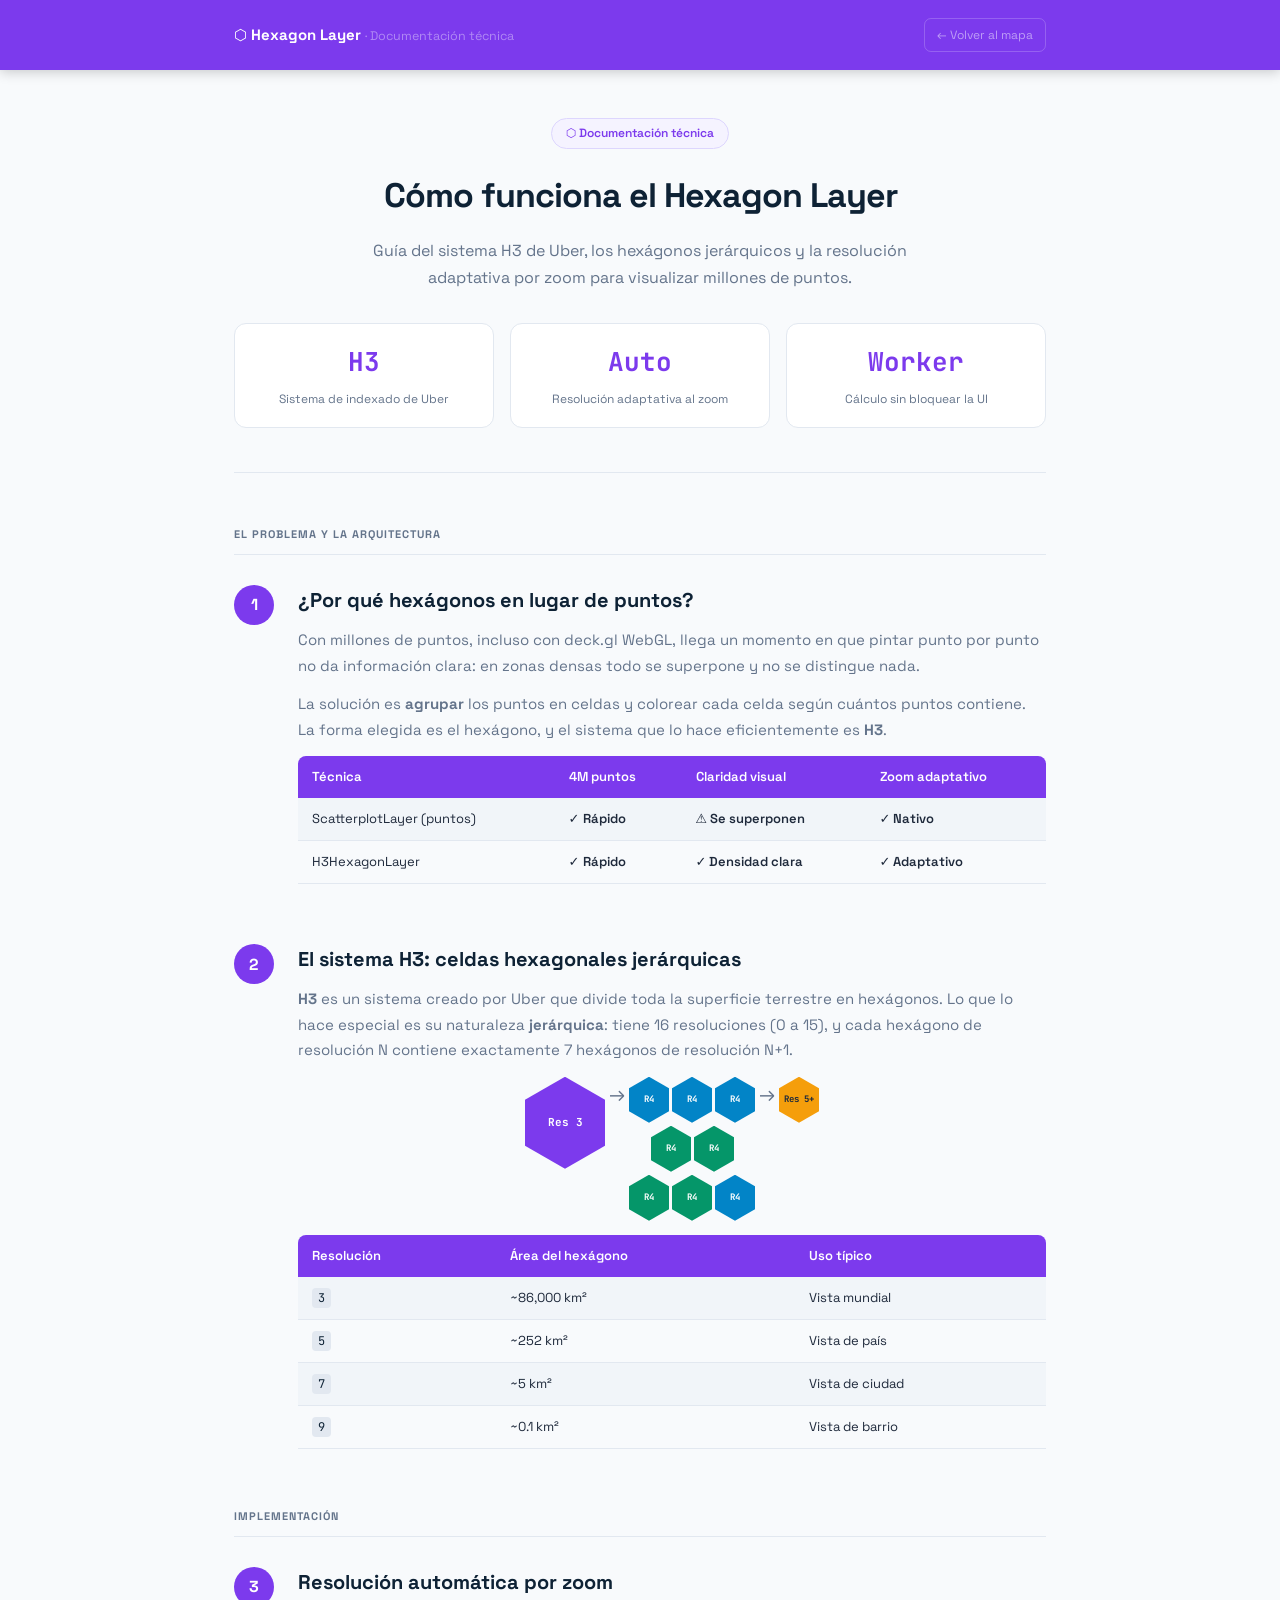
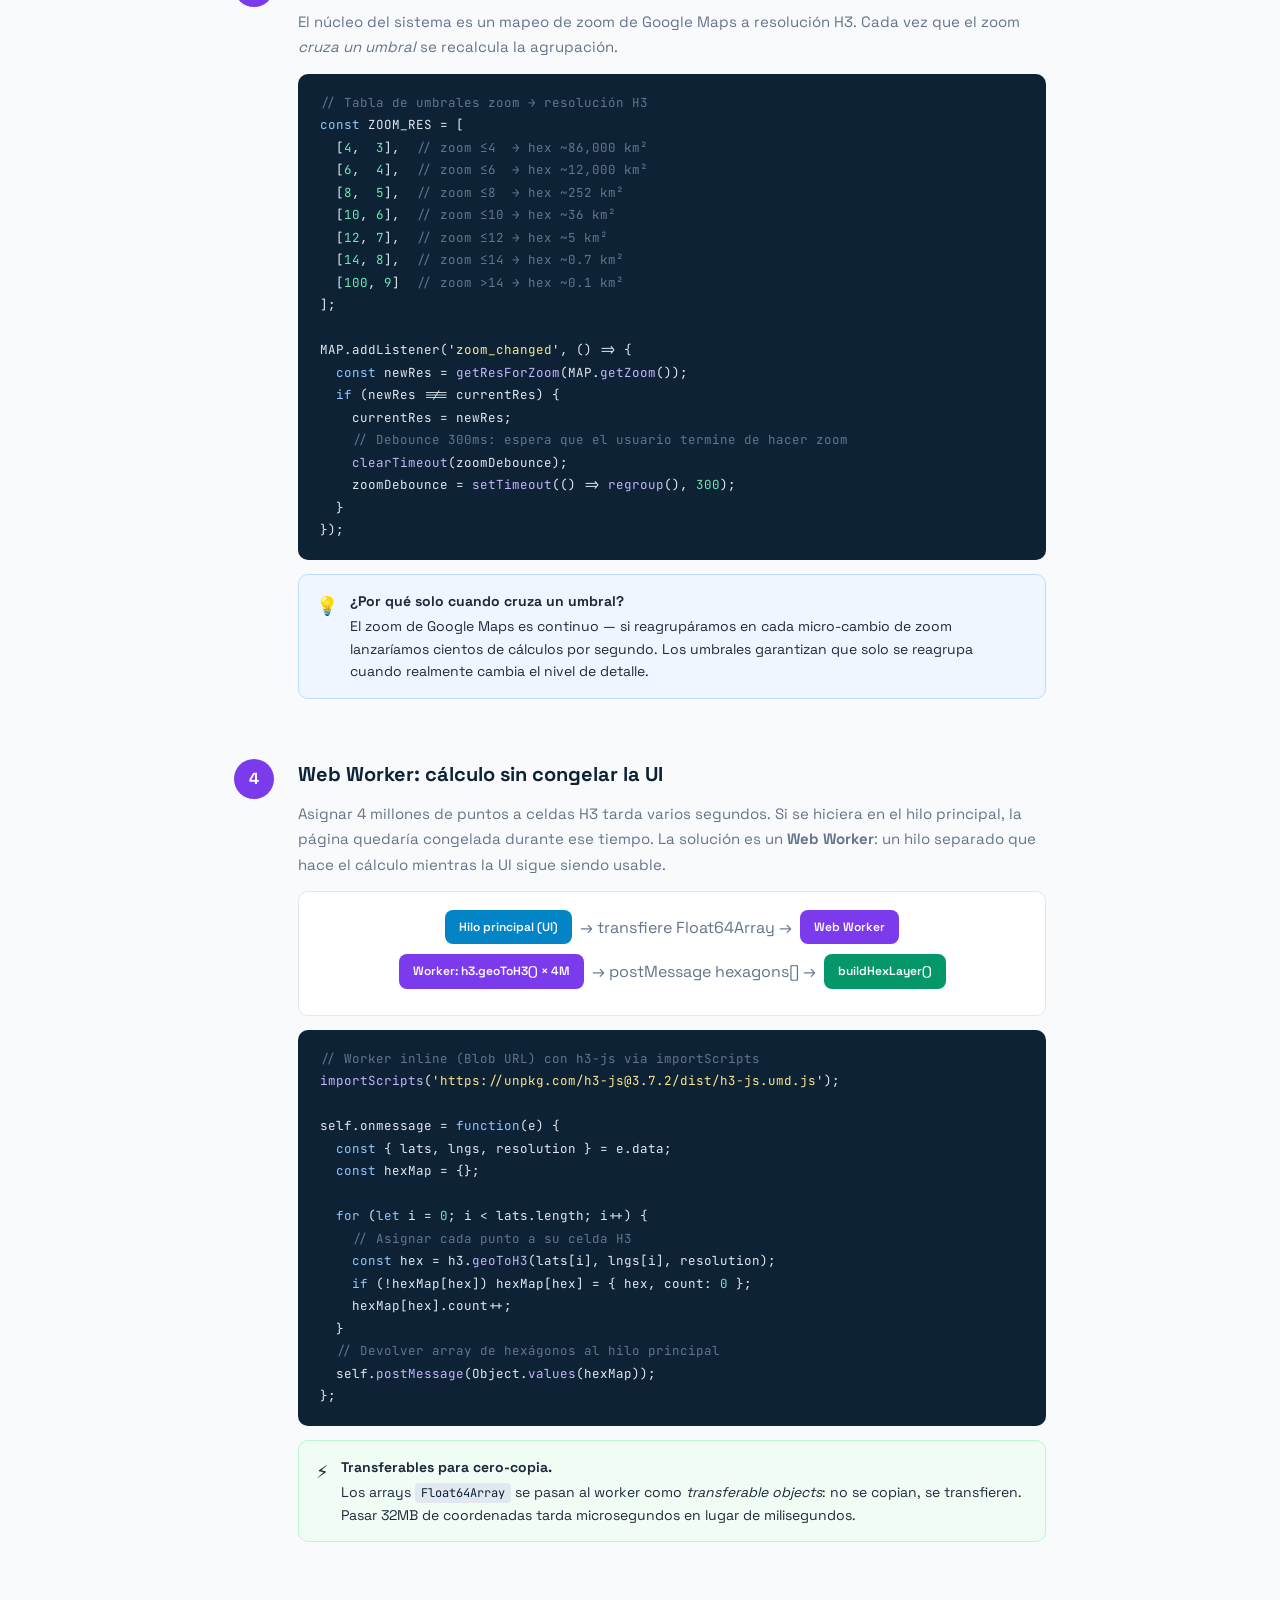
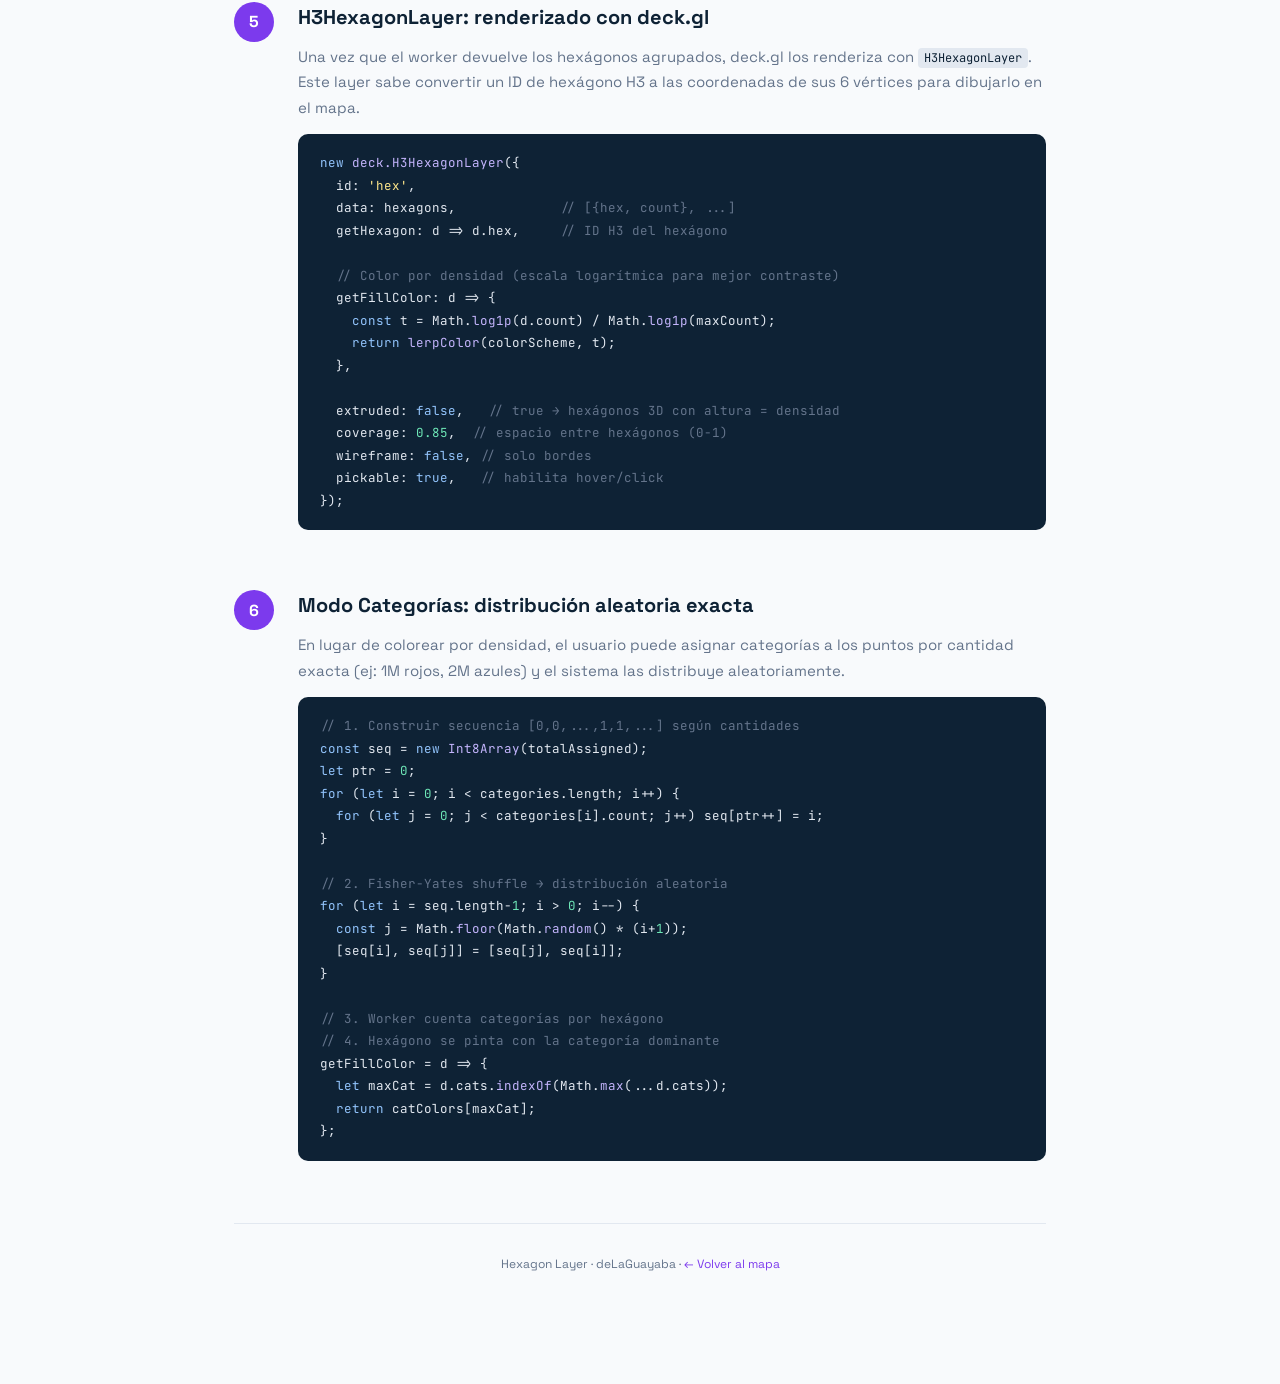
<file: hexagon-como-funciona.html>
<!DOCTYPE html>
<html lang="es">
<head>
  <meta charset="UTF-8"><meta name="viewport" content="width=device-width,initial-scale=1.0">
  <title>Cómo funciona el Hexagon Layer</title>
  <link rel="preconnect" href="https://fonts.googleapis.com">
  <link href="https://fonts.googleapis.com/css2?family=Space+Grotesk:wght@400;500;600;700&family=JetBrains+Mono:wght@400;500&display=swap" rel="stylesheet">
  <style>
    :root{--bg:#f8fafc;--s1:#fff;--s2:#f1f5f9;--s3:#ede9fe;--border:#e2e8f0;--navy:#0e2235;--purple:#7c3aed;--sky:#0284c7;--amber:#f59e0b;--green:#059669;--red:#e11d48;--text:#1e293b;--muted:#64748b;--mono:'JetBrains Mono',monospace;--sans:'Space Grotesk',system-ui,sans-serif}
    *,*::before,*::after{box-sizing:border-box;margin:0;padding:0}
    body{font-family:var(--sans);background:var(--bg);color:var(--text);line-height:1.7}
    .site-header{background:var(--purple);padding:18px 0;position:sticky;top:0;z-index:100;box-shadow:0 2px 12px rgba(0,0,0,.2)}
    .header-inner{max-width:860px;margin:0 auto;padding:0 24px;display:flex;align-items:center;justify-content:space-between}
    .header-brand{display:flex;align-items:center;gap:10px;text-decoration:none}
    .header-brand span{font-size:15px;font-weight:700;color:#fff}
    .header-brand small{color:rgba(255,255,255,.4);font-weight:400}
    .back-link{font-size:12px;color:rgba(255,255,255,.5);text-decoration:none;border:1px solid rgba(255,255,255,.2);padding:6px 12px;border-radius:7px;transition:all .2s}
    .back-link:hover{color:#fff;border-color:rgba(255,255,255,.5)}
    .content{max-width:860px;margin:0 auto;padding:48px 24px 80px}
    .hero{text-align:center;margin-bottom:52px;padding-bottom:44px;border-bottom:1px solid var(--border)}
    .hero-badge{display:inline-flex;align-items:center;gap:6px;background:#f5f3ff;border:1px solid #ddd6fe;border-radius:20px;padding:4px 14px;font-size:12px;font-weight:600;color:var(--purple);margin-bottom:18px}
    .hero h1{font-size:34px;font-weight:700;color:var(--navy);letter-spacing:-1px;margin-bottom:12px}
    .hero p{font-size:16px;color:var(--muted);max-width:580px;margin:0 auto}
    .stats-row{display:grid;grid-template-columns:repeat(3,1fr);gap:16px;margin-top:32px}
    .stat-card{background:var(--s1);border:1px solid var(--border);border-radius:12px;padding:16px;text-align:center}
    .stat-card .n{font-size:26px;font-weight:700;color:var(--purple);display:block;font-family:var(--mono)}
    .stat-card .l{font-size:12px;color:var(--muted);margin-top:3px}
    .section-title{font-size:11px;font-weight:700;text-transform:uppercase;letter-spacing:1px;color:var(--muted);margin-bottom:28px;padding-bottom:10px;border-bottom:1px solid var(--border)}
    .step{display:flex;gap:24px;margin-bottom:44px}
    .step-num{flex-shrink:0;width:40px;height:40px;border-radius:50%;background:var(--purple);color:#fff;font-size:16px;font-weight:700;display:flex;align-items:center;justify-content:center;margin-top:2px}
    .step-content{flex:1}
    .step-content h2{font-size:20px;font-weight:700;color:var(--navy);margin-bottom:10px}
    .step-content p{color:var(--muted);margin-bottom:13px;font-size:15px}
    .step-content p:last-child{margin-bottom:0}
    code{font-family:var(--mono);font-size:12px;background:#e2e8f0;color:var(--navy);padding:2px 6px;border-radius:4px}
    .code-block{background:var(--navy);border-radius:10px;padding:18px 22px;margin:14px 0;overflow-x:auto}
    .code-block pre{font-family:var(--mono);font-size:12.5px;line-height:1.8;color:#e2e8f0;white-space:pre}
    .ck{color:#93c5fd}.cs{color:#fde68a}.cn{color:#6ee7b7}.cc{color:#64748b}.cf{color:#c4b5fd}.cp{color:#94a3b8}
    .callout{border-radius:10px;padding:15px 17px;margin:14px 0;font-size:14px;display:flex;gap:12px;align-items:flex-start}
    .callout-icon{font-size:18px;flex-shrink:0;margin-top:1px}
    .callout-body{flex:1;color:var(--text);line-height:1.6}
    .callout-body strong{display:block;margin-bottom:3px}
    .callout.info{background:#eff6ff;border:1px solid #bfdbfe}
    .callout.success{background:#f0fdf4;border:1px solid #bbf7d0}
    .callout.warning{background:#fffbeb;border:1px solid #fde68a}
    .diagram{background:var(--s1);border:1px solid var(--border);border-radius:10px;padding:18px;margin:14px 0;text-align:center}
    .diagram-row{display:flex;align-items:center;justify-content:center;gap:8px;flex-wrap:wrap;margin-bottom:8px}
    .dbox{background:var(--navy);color:#fff;border-radius:8px;padding:7px 14px;font-size:12px;font-weight:600}
    .dbox.purple{background:var(--purple)}.dbox.sky{background:var(--sky)}.dbox.amber{background:var(--amber);color:#1e293b}.dbox.green{background:var(--green)}
    .darrow{color:var(--muted);font-size:16px}
    .compare{width:100%;border-collapse:collapse;margin:14px 0;font-size:13px}
    .compare th{background:var(--purple);color:#fff;padding:10px 14px;text-align:left;font-weight:600}
    .compare th:first-child{border-radius:8px 0 0 0}.compare th:last-child{border-radius:0 8px 0 0}
    .compare td{padding:10px 14px;border-bottom:1px solid var(--border);color:var(--text);vertical-align:top}
    .compare tr:nth-child(even) td{background:var(--s2)}
    .good{color:var(--green);font-weight:600}.warn{color:#92400e;font-weight:600}
    .hex-grid{display:flex;gap:4px;flex-wrap:wrap;justify-content:center;margin:14px 0}
    .hex{width:40px;height:46px;clip-path:polygon(50% 0%,100% 25%,100% 75%,50% 100%,0% 75%,0% 25%);display:flex;align-items:center;justify-content:center;font-size:9px;font-weight:700;color:#fff;font-family:var(--mono)}
    .page-footer{text-align:center;padding:30px 24px;border-top:1px solid var(--border);font-size:12px;color:var(--muted);margin-top:48px}
    .page-footer a{color:var(--purple);text-decoration:none}
  </style>
</head>
<body>
<header class="site-header">
  <div class="header-inner">
    <a href="hexagon-viewer.html" class="header-brand"><span>⬡ Hexagon Layer <small>· Documentación técnica</small></span></a>
    <a href="hexagon-viewer.html" class="back-link">← Volver al mapa</a>
  </div>
</header>

<div class="content">
  <div class="hero">
    <div class="hero-badge">⬡ Documentación técnica</div>
    <h1>Cómo funciona el Hexagon Layer</h1>
    <p>Guía del sistema H3 de Uber, los hexágonos jerárquicos y la resolución adaptativa por zoom para visualizar millones de puntos.</p>
    <div class="stats-row">
      <div class="stat-card"><span class="n">H3</span><span class="l">Sistema de indexado de Uber</span></div>
      <div class="stat-card"><span class="n">Auto</span><span class="l">Resolución adaptativa al zoom</span></div>
      <div class="stat-card"><span class="n">Worker</span><span class="l">Cálculo sin bloquear la UI</span></div>
    </div>
  </div>

  <div class="section-title">El problema y la arquitectura</div>

  <div class="step">
    <div class="step-num">1</div>
    <div class="step-content">
      <h2>¿Por qué hexágonos en lugar de puntos?</h2>
      <p>Con millones de puntos, incluso con deck.gl WebGL, llega un momento en que pintar punto por punto no da información clara: en zonas densas todo se superpone y no se distingue nada.</p>
      <p>La solución es <strong>agrupar</strong> los puntos en celdas y colorear cada celda según cuántos puntos contiene. La forma elegida es el hexágono, y el sistema que lo hace eficientemente es <strong>H3</strong>.</p>
      <table class="compare">
        <tr><th>Técnica</th><th>4M puntos</th><th>Claridad visual</th><th>Zoom adaptativo</th></tr>
        <tr><td>ScatterplotLayer (puntos)</td><td class="good">✓ Rápido</td><td class="warn">⚠ Se superponen</td><td class="good">✓ Nativo</td></tr>
        <tr><td>H3HexagonLayer</td><td class="good">✓ Rápido</td><td class="good">✓ Densidad clara</td><td class="good">✓ Adaptativo</td></tr>
      </table>
    </div>
  </div>

  <div class="step">
    <div class="step-num">2</div>
    <div class="step-content">
      <h2>El sistema H3: celdas hexagonales jerárquicas</h2>
      <p><strong>H3</strong> es un sistema creado por Uber que divide toda la superficie terrestre en hexágonos. Lo que lo hace especial es su naturaleza <strong>jerárquica</strong>: tiene 16 resoluciones (0 a 15), y cada hexágono de resolución N contiene exactamente 7 hexágonos de resolución N+1.</p>
      <div class="hex-grid">
        <div class="hex" style="background:#7c3aed;width:80px;height:92px;font-size:11px">Res 3</div>
        <div class="darrow" style="font-size:20px">→</div>
        <div style="display:flex;flex-direction:column;gap:3px">
          <div style="display:flex;gap:3px">
            <div class="hex" style="background:#0284c7">R4</div><div class="hex" style="background:#0284c7">R4</div><div class="hex" style="background:#0284c7">R4</div>
          </div>
          <div style="display:flex;gap:3px;margin-left:22px">
            <div class="hex" style="background:#059669">R4</div><div class="hex" style="background:#059669">R4</div>
          </div>
          <div style="display:flex;gap:3px">
            <div class="hex" style="background:#059669">R4</div><div class="hex" style="background:#059669">R4</div><div class="hex" style="background:#0284c7">R4</div>
          </div>
        </div>
        <div class="darrow" style="font-size:20px">→</div>
        <div class="hex" style="background:#f59e0b;color:#1e293b;font-size:9px">Res 5+</div>
      </div>
      <table class="compare" style="margin-top:14px">
        <tr><th>Resolución</th><th>Área del hexágono</th><th>Uso típico</th></tr>
        <tr><td><code>3</code></td><td>~86,000 km²</td><td>Vista mundial</td></tr>
        <tr><td><code>5</code></td><td>~252 km²</td><td>Vista de país</td></tr>
        <tr><td><code>7</code></td><td>~5 km²</td><td>Vista de ciudad</td></tr>
        <tr><td><code>9</code></td><td>~0.1 km²</td><td>Vista de barrio</td></tr>
      </table>
    </div>
  </div>

  <div class="section-title" style="margin-top:8px">Implementación</div>

  <div class="step">
    <div class="step-num">3</div>
    <div class="step-content">
      <h2>Resolución automática por zoom</h2>
      <p>El núcleo del sistema es un mapeo de zoom de Google Maps a resolución H3. Cada vez que el zoom <em>cruza un umbral</em> se recalcula la agrupación.</p>
      <div class="code-block"><pre><span class="cc">// Tabla de umbrales zoom → resolución H3</span>
<span class="ck">const</span> ZOOM_RES = [
  [<span class="cn">4</span>,  <span class="cn">3</span>],  <span class="cc">// zoom ≤4  → hex ~86,000 km²</span>
  [<span class="cn">6</span>,  <span class="cn">4</span>],  <span class="cc">// zoom ≤6  → hex ~12,000 km²</span>
  [<span class="cn">8</span>,  <span class="cn">5</span>],  <span class="cc">// zoom ≤8  → hex ~252 km²</span>
  [<span class="cn">10</span>, <span class="cn">6</span>],  <span class="cc">// zoom ≤10 → hex ~36 km²</span>
  [<span class="cn">12</span>, <span class="cn">7</span>],  <span class="cc">// zoom ≤12 → hex ~5 km²</span>
  [<span class="cn">14</span>, <span class="cn">8</span>],  <span class="cc">// zoom ≤14 → hex ~0.7 km²</span>
  [<span class="cn">100</span>, <span class="cn">9</span>]  <span class="cc">// zoom >14 → hex ~0.1 km²</span>
];

MAP.addListener(<span class="cs">'zoom_changed'</span>, () => {
  <span class="ck">const</span> newRes = <span class="cf">getResForZoom</span>(MAP.<span class="cf">getZoom</span>());
  <span class="ck">if</span> (newRes !== currentRes) {
    currentRes = newRes;
    <span class="cc">// Debounce 300ms: espera que el usuario termine de hacer zoom</span>
    <span class="cf">clearTimeout</span>(zoomDebounce);
    zoomDebounce = <span class="cf">setTimeout</span>(() => <span class="cf">regroup</span>(), <span class="cn">300</span>);
  }
});</pre></div>
      <div class="callout info">
        <span class="callout-icon">💡</span>
        <div class="callout-body"><strong>¿Por qué solo cuando cruza un umbral?</strong> El zoom de Google Maps es continuo — si reagrupáramos en cada micro-cambio de zoom lanzaríamos cientos de cálculos por segundo. Los umbrales garantizan que solo se reagrupa cuando realmente cambia el nivel de detalle.</div>
      </div>
    </div>
  </div>

  <div class="step">
    <div class="step-num">4</div>
    <div class="step-content">
      <h2>Web Worker: cálculo sin congelar la UI</h2>
      <p>Asignar 4 millones de puntos a celdas H3 tarda varios segundos. Si se hiciera en el hilo principal, la página quedaría congelada durante ese tiempo. La solución es un <strong>Web Worker</strong>: un hilo separado que hace el cálculo mientras la UI sigue siendo usable.</p>
      <div class="diagram">
        <div class="diagram-row">
          <div class="dbox sky">Hilo principal (UI)</div>
          <span class="darrow">→ transfiere Float64Array →</span>
          <div class="dbox purple">Web Worker</div>
        </div>
        <div class="diagram-row" style="margin-top:10px">
          <div class="dbox purple">Worker: h3.geoToH3() × 4M</div>
          <span class="darrow">→ postMessage hexagons[] →</span>
          <div class="dbox green">buildHexLayer()</div>
        </div>
      </div>
      <div class="code-block"><pre><span class="cc">// Worker inline (Blob URL) con h3-js via importScripts</span>
<span class="cf">importScripts</span>(<span class="cs">'https://unpkg.com/h3-js@3.7.2/dist/h3-js.umd.js'</span>);

self.onmessage = <span class="ck">function</span>(e) {
  <span class="ck">const</span> { lats, lngs, resolution } = e.data;
  <span class="ck">const</span> hexMap = {};

  <span class="ck">for</span> (<span class="ck">let</span> i = <span class="cn">0</span>; i < lats.length; i++) {
    <span class="cc">// Asignar cada punto a su celda H3</span>
    <span class="ck">const</span> hex = h3.<span class="cf">geoToH3</span>(lats[i], lngs[i], resolution);
    <span class="ck">if</span> (!hexMap[hex]) hexMap[hex] = { hex, count: <span class="cn">0</span> };
    hexMap[hex].count++;
  }
  <span class="cc">// Devolver array de hexágonos al hilo principal</span>
  self.<span class="cf">postMessage</span>(Object.<span class="cf">values</span>(hexMap));
};</pre></div>
      <div class="callout success">
        <span class="callout-icon">⚡</span>
        <div class="callout-body"><strong>Transferables para cero-copia.</strong> Los arrays <code>Float64Array</code> se pasan al worker como <em>transferable objects</em>: no se copian, se transfieren. Pasar 32MB de coordenadas tarda microsegundos en lugar de milisegundos.</div>
      </div>
    </div>
  </div>

  <div class="step">
    <div class="step-num">5</div>
    <div class="step-content">
      <h2>H3HexagonLayer: renderizado con deck.gl</h2>
      <p>Una vez que el worker devuelve los hexágonos agrupados, deck.gl los renderiza con <code>H3HexagonLayer</code>. Este layer sabe convertir un ID de hexágono H3 a las coordenadas de sus 6 vértices para dibujarlo en el mapa.</p>
      <div class="code-block"><pre><span class="ck">new</span> <span class="cf">deck.H3HexagonLayer</span>({
  id: <span class="cs">'hex'</span>,
  data: hexagons,             <span class="cc">// [{hex, count}, ...]</span>
  getHexagon: d => d.hex,     <span class="cc">// ID H3 del hexágono</span>

  <span class="cc">// Color por densidad (escala logarítmica para mejor contraste)</span>
  getFillColor: d => {
    <span class="ck">const</span> t = Math.<span class="cf">log1p</span>(d.count) / Math.<span class="cf">log1p</span>(maxCount);
    <span class="ck">return</span> <span class="cf">lerpColor</span>(colorScheme, t);
  },

  extruded: <span class="ck">false</span>,   <span class="cc">// true → hexágonos 3D con altura = densidad</span>
  coverage: <span class="cn">0.85</span>,  <span class="cc">// espacio entre hexágonos (0-1)</span>
  wireframe: <span class="ck">false</span>, <span class="cc">// solo bordes</span>
  pickable: <span class="ck">true</span>,   <span class="cc">// habilita hover/click</span>
});</pre></div>
    </div>
  </div>

  <div class="step">
    <div class="step-num">6</div>
    <div class="step-content">
      <h2>Modo Categorías: distribución aleatoria exacta</h2>
      <p>En lugar de colorear por densidad, el usuario puede asignar categorías a los puntos por cantidad exacta (ej: 1M rojos, 2M azules) y el sistema las distribuye aleatoriamente.</p>
      <div class="code-block"><pre><span class="cc">// 1. Construir secuencia [0,0,...,1,1,...] según cantidades</span>
<span class="ck">const</span> seq = <span class="ck">new</span> <span class="cf">Int8Array</span>(totalAssigned);
<span class="ck">let</span> ptr = <span class="cn">0</span>;
<span class="ck">for</span> (<span class="ck">let</span> i = <span class="cn">0</span>; i < categories.length; i++) {
  <span class="ck">for</span> (<span class="ck">let</span> j = <span class="cn">0</span>; j < categories[i].count; j++) seq[ptr++] = i;
}

<span class="cc">// 2. Fisher-Yates shuffle → distribución aleatoria</span>
<span class="ck">for</span> (<span class="ck">let</span> i = seq.length-<span class="cn">1</span>; i > <span class="cn">0</span>; i--) {
  <span class="ck">const</span> j = Math.<span class="cf">floor</span>(Math.<span class="cf">random</span>() * (i+<span class="cn">1</span>));
  [seq[i], seq[j]] = [seq[j], seq[i]];
}

<span class="cc">// 3. Worker cuenta categorías por hexágono</span>
<span class="cc">// 4. Hexágono se pinta con la categoría dominante</span>
getFillColor = d => {
  <span class="ck">let</span> maxCat = d.cats.<span class="cf">indexOf</span>(Math.<span class="cf">max</span>(...d.cats));
  <span class="ck">return</span> catColors[maxCat];
};</pre></div>
    </div>
  </div>

  <div class="page-footer">
    Hexagon Layer · deLaGuayaba · <a href="hexagon-viewer.html">← Volver al mapa</a>
  </div>
</div>
</body>
</html>
</file>
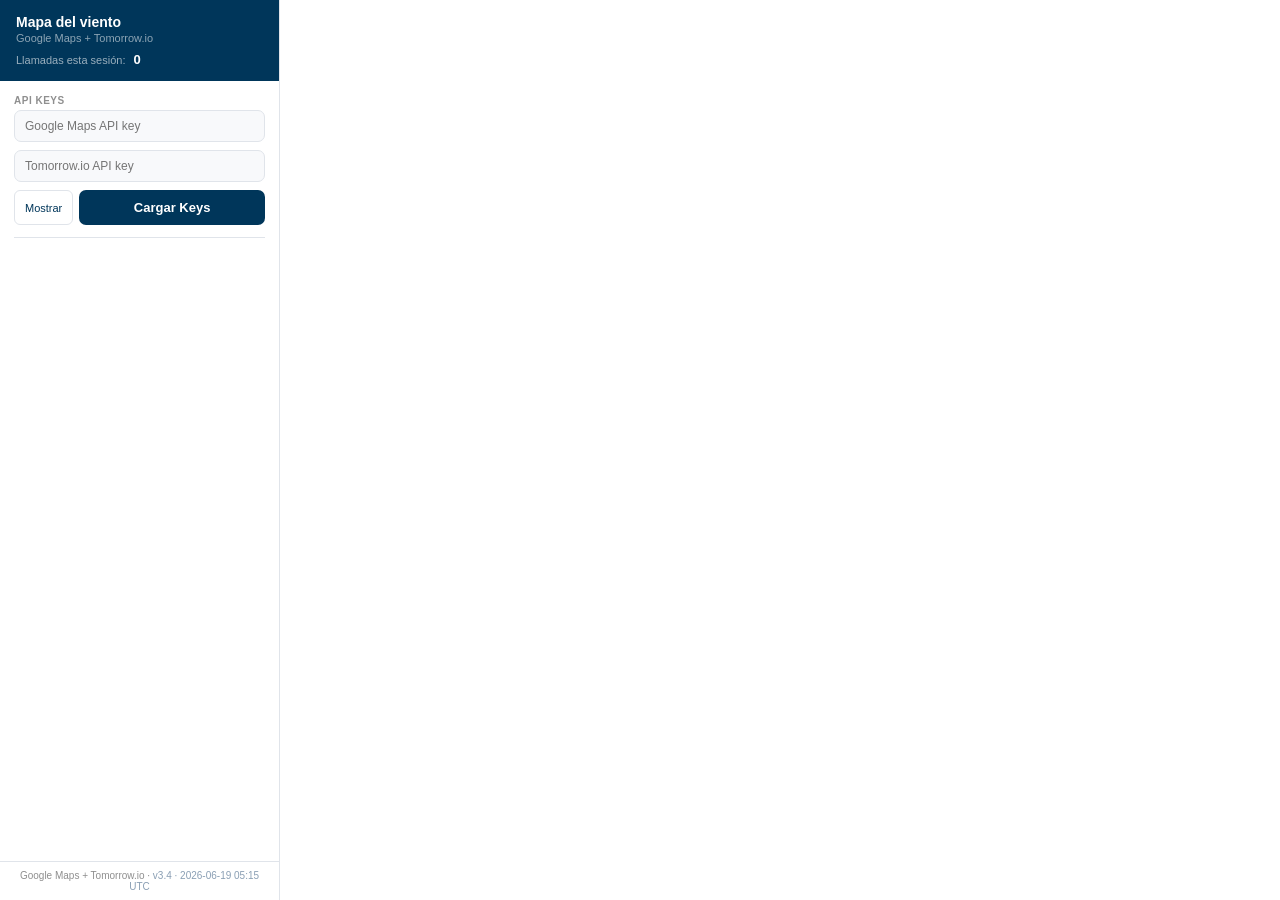
<file: tomorrowio.html>
<!DOCTYPE html>
<html lang="es">
<head>
<meta charset="UTF-8">
<meta name="viewport" content="width=device-width, initial-scale=1.0">
<title>Mapa del viento — Google Maps + Tomorrow.io</title>
<style>
:root {
  --primary: #00365a;
  --secondary: #184f90;
  --bg: #f0f2f5;
  --panel: #ffffff;
  --text: #3a3a3a;
  --muted: #8f8f8f;
  --sep: #e0e4ea;
  --error: #c43d4b;
  --info: #3195a5;
  --ok: #3e884f;
}
* { box-sizing: border-box; margin: 0; padding: 0; }
html, body { height: 100%; overflow: hidden; font-family: -apple-system, BlinkMacSystemFont, 'Segoe UI', sans-serif; font-size: 13px; color: var(--text); }
.layout { display: flex; height: 100vh; width: 100vw; }

/* ── SIDEBAR ── */
.sidebar { width: 280px; flex-shrink: 0; background: var(--panel); border-right: 1px solid var(--sep); display: flex; flex-direction: column; }
.sidebar-head { padding: 14px 16px; background: var(--primary); }
.sidebar-head h1 { font-size: 14px; font-weight: 700; color: #fff; }
.sidebar-head p  { font-size: 11px; color: rgba(255,255,255,0.55); margin-top: 2px; }
.sidebar-body { flex: 1; overflow-y: auto; padding: 14px; }
.sidebar-body::-webkit-scrollbar { width: 3px; }
.sidebar-body::-webkit-scrollbar-thumb { background: var(--sep); }
.sidebar-foot { padding: 8px 14px; border-top: 1px solid var(--sep); font-size: 10px; color: var(--muted); text-align: center; }

/* ── FORM ── */
label.lbl { display: block; font-size: 10px; font-weight: 700; text-transform: uppercase; letter-spacing: 0.05em; color: var(--muted); margin-bottom: 4px; }
input, select { display: block; width: 100%; padding: 8px 10px; border: 1px solid var(--sep); border-radius: 7px; font-size: 12px; font-family: inherit; background: #f8f9fb; color: var(--text); margin-bottom: 8px; }
input:focus, select:focus { outline: none; border-color: var(--secondary); background: #fff; }
.btn { display: block; width: 100%; padding: 10px; border: none; border-radius: 7px; font-size: 13px; font-weight: 700; font-family: inherit; cursor: pointer; }
.btn-primary { background: var(--primary); color: #fff; }
.btn-primary:hover { background: var(--secondary); }
.btn-primary:disabled { opacity: 0.6; cursor: not-allowed; }
.btn-ghost { background: transparent; color: var(--primary); border: 1px solid var(--sep); font-size: 11px; padding: 6px 10px; border-radius: 6px; cursor: pointer; font-family: inherit; }
.btn-ghost:hover { background: var(--bg); }
hr { border: none; border-top: 1px solid var(--sep); margin: 12px 0; }

/* ── MENSAJES ── */
.msg { font-size: 11px; padding: 7px 10px; border-radius: 7px; margin-bottom: 8px; display: none; line-height: 1.5; }
.msg.err { background: #fbe9eb; color: var(--error); display: block; }
.msg.inf { background: #e7f3f5; color: var(--info);  display: block; }
.msg.ok  { background: #e9f3ea; color: var(--ok);    display: block; }

/* ── STATUS VIENTO ── */
.wind-status { font-size: 11px; color: var(--muted); margin-top: 8px; min-height: 16px; }
.wind-status.loading { color: var(--info); }
.wind-status.done    { color: var(--ok); }
.wind-status.err     { color: var(--error); }

/* ── Acordeón ── */
.accordion { border: 1px solid var(--sep); border-radius: 8px; overflow: hidden; }
.acc-header {
  display: flex; justify-content: space-between; align-items: center;
  padding: 10px 12px; background: var(--bg); cursor: pointer;
  font-size: 12px; font-weight: 600; color: var(--primary);
  user-select: none;
}
.acc-header:hover { background: #e8edf2; }
.acc-arrow { font-size: 14px; transition: transform 0.2s; }
.acc-open .acc-arrow { transform: rotate(180deg); }
.acc-body { padding: 10px 12px; background: var(--panel); }

/* ── LEYENDA ── */
.legend { margin-top: 12px; }
.legend-item { display: flex; align-items: center; gap: 8px; margin-bottom: 6px; font-size: 11px; color: var(--muted); }
.legend-arrow { flex-shrink: 0; }

/* ── MAPA ── */
.map-area { flex: 1; position: relative; }
#map { width: 100%; height: 100%; }
#map-msg { position: absolute; top: 10px; left: 10px; right: 10px; z-index: 10; font-size: 12px; padding: 8px 12px; border-radius: 8px; display: none; box-shadow: 0 2px 8px rgba(0,0,0,0.15); }
#map-msg.err { background: #fbe9eb; color: var(--error); display: block; }
#map-msg.inf { background: #e7f3f5; color: var(--info);  display: block; }
</style>
</head>
<body>
<div class="layout">

  <!-- ── PANEL ── -->
  <aside class="sidebar">
    <div class="sidebar-head">
      <h1>Mapa del viento</h1>
      <p>Google Maps + Tomorrow.io</p>
      <div style="margin-top:8px;display:flex;align-items:center;gap:8px;">
        <span style="font-size:11px;color:rgba(255,255,255,0.6);">Llamadas esta sesión:</span>
        <span id="counter-used" style="font-size:13px;font-weight:700;color:#fff;">0</span>
        <span id="counter-reset" style="font-size:10px;color:rgba(255,255,255,0.45);margin-left:auto;"></span>
      </div>
    </div>

    <div class="sidebar-body">

      <label class="lbl">API Keys</label>
      <input type="password" id="gkey" placeholder="Google Maps API key">
      <input type="password" id="tkey" placeholder="Tomorrow.io API key">
      <div style="display:flex;gap:6px;margin-bottom:8px;">
        <button class="btn-ghost" id="btn-show">Mostrar</button>
        <button class="btn btn-primary" id="btn-load-keys" style="flex:1;">Cargar Keys</button>
      </div>
      <div class="msg" id="keys-msg"></div>

      <hr>

      <div id="query-section" style="display:none;">
        <div class="accordion" id="acc-coords">
          <div class="acc-header" onclick="toggleAcc('acc-coords')">
            <span>📍 Coordenadas</span>
            <span class="acc-arrow">▾</span>
          </div>
          <div class="acc-body" style="display:none;">
            <div class="row" style="margin-bottom:8px;">
              <input type="text" id="lat" placeholder="Latitud"  value="9.9281">
              <input type="text" id="lng" placeholder="Longitud" value="-84.0907">
            </div>
            <button class="btn btn-primary" id="btn-goto" style="margin-bottom:8px;">Cargar Mapa</button>
            <p style="font-size:10px;color:var(--muted);margin-bottom:0;">También puedes hacer clic en el mapa.</p>
          </div>
        </div>

        <hr>

        <!-- ── ACORDEÓN 1: TILE ── -->
        <div class="accordion" id="acc-tile">
          <div class="acc-header" onclick="toggleAcc('acc-tile')">
            <span>🗺️ Capa meteorológica (Tile)</span>
            <span class="acc-arrow">▾</span>
          </div>
          <div class="acc-body" style="display:none;">
            <select id="layer-select">
              <option value="windDirection" selected>Dirección del viento</option>
              <option value="windSpeed">Velocidad del viento</option>
              <option value="precipitationIntensity">Precipitación</option>
              <option value="temperature">Temperatura</option>
              <option value="cloudCover">Nubosidad</option>
              <option value="humidity">Humedad</option>
            </select>
            <div style="display:flex;align-items:center;gap:8px;margin-bottom:8px;">
              <label class="lbl" style="margin:0;white-space:nowrap;">Opacidad</label>
              <input type="range" id="opacity" min="0.1" max="1" step="0.05" value="0.8" style="flex:1;margin:0;">
              <span id="opacity-val" style="font-size:11px;font-weight:700;color:var(--primary);min-width:30px;text-align:right;">80%</span>
              <div style="position:relative;display:inline-block;">
                <div id="opacity-tooltip-trigger" style="width:15px;height:15px;border-radius:50%;background:var(--sep);color:var(--muted);font-size:10px;font-weight:700;display:flex;align-items:center;justify-content:center;cursor:help;flex-shrink:0;">?</div>
                <div id="opacity-tooltip-box" style="display:none;position:fixed;z-index:1000;background:#1a2b3c;color:#fff;font-size:11px;line-height:1.7;padding:10px 12px;border-radius:8px;width:200px;box-shadow:0 4px 16px rgba(0,0,0,0.25);">
                  <div style="margin-bottom:6px;"><strong>0%</strong> — Invisible</div>
                  <div style="margin-bottom:6px;"><strong>50–70%</strong> — Semitransparente, se ve el mapa debajo</div>
                  <div><strong>100%</strong> — Totalmente sólido, tapa el mapa</div>
                </div>
              </div>
            </div>
            <div style="display:flex;gap:6px;margin-bottom:8px;">
              <button class="btn btn-primary" id="btn-wind-on"  style="flex:1;font-size:12px;">Activar</button>
              <button class="btn btn-ghost"   id="btn-wind-off" style="flex:1;font-size:12px;" disabled>Desactivar</button>
            </div>
            <div class="wind-status" id="wind-status"></div>
          </div>
        </div>

        <!-- ── ACORDEÓN 2: GRILLA SVG ── -->
        <div class="accordion" id="acc-grid" style="margin-top:8px;">
          <div class="acc-header" onclick="toggleAcc('acc-grid')">
            <span>🧭 Grilla de flechas SVG</span>
            <span class="acc-arrow">▾</span>
          </div>
          <div class="acc-body" style="display:none;">
            <div style="display:flex;align-items:center;gap:6px;margin-bottom:6px;">
              <label class="lbl" style="margin:0;">Puntos de grilla</label>
              <div style="position:relative;display:inline-block;">
                <div id="grid-tooltip-trigger" style="width:15px;height:15px;border-radius:50%;background:var(--sep);color:var(--muted);font-size:10px;font-weight:700;display:flex;align-items:center;justify-content:center;cursor:help;">?</div>
                <div id="grid-tooltip-box" style="display:none;position:fixed;z-index:1000;background:#1a2b3c;color:#fff;font-size:11px;line-height:1.7;padding:10px 12px;border-radius:8px;width:210px;box-shadow:0 4px 16px rgba(0,0,0,0.25);">
                  <strong>Cada punto = 1 llamada independiente</strong> a Tomorrow.io.<br><br>
                  Con el plan gratuito (25/hora) te recomendamos no superar <strong>10 puntos</strong> por consulta para dejar margen para otras pruebas.
                </div>
              </div>
            </div>
            <input type="number" id="grid-points" min="1" max="25" value="6" style="margin-bottom:8px;">
            <p style="font-size:10px;color:var(--error);margin-bottom:8px;">⚠️ Cada punto consume 1 llamada de tu cuota (25/hora).</p>
            <div style="display:flex;gap:6px;margin-bottom:8px;">
              <button class="btn btn-primary" id="btn-grid-on"  style="flex:1;font-size:12px;">Activar</button>
              <button class="btn btn-ghost"   id="btn-grid-off" style="flex:1;font-size:12px;" disabled>Desactivar</button>
            </div>
            <div class="wind-status" id="grid-status"></div>
          </div>
        </div>


      </div>

    </div>

    <div class="sidebar-foot" id="version-footer">
      Google Maps + Tomorrow.io · <span style="color:#8a9fb4;">v3.4 · 2026-06-19 05:15 UTC</span>
    </div>
  </aside>

  <!-- ── MAPA ── -->
  <div class="map-area">
    <div id="map-msg"></div>
    <div id="map"></div>
  </div>

</div>

<script>
'use strict';

// ════════════════════════════════════════════════
//  ESTADO GLOBAL
// ════════════════════════════════════════════════
let GKEY = '', TKEY = '';
let map = null, mapReady = false;
let tileLayer = null;
let gridLayer = null;
let callCount = 0;
const CALL_LIMIT = 25;

function setMsg(id, text, cls) {
  const el = document.getElementById(id);
  el.textContent = text;
  el.className = 'msg ' + (cls || '');
}
function setMapMsg(text, cls) {
  const el = document.getElementById('map-msg');
  el.textContent = text;
  el.className = cls || '';
}
function setWindStatus(text, cls) {
  const el = document.getElementById('wind-status');
  el.textContent = text;
  el.className = 'wind-status ' + (cls || '');
}



// ── Helper dirección cardinal ──
function compassLabel(deg) {
  const dirs = ['N','NNE','NE','ENE','E','ESE','SE','SSE','S','SSW','SW','WSW','W','WNW','NW','NNW'];
  return dirs[Math.round(deg / 22.5) % 16];
}

// ════════════════════════════════════════════════
//  CLASE SingleTileLayer — 1 tile por render
// ════════════════════════════════════════════════
class SingleTileLayer {
  constructor(map, apiKey, onStatus) {
    this.map      = map;
    this.apiKey   = apiKey;
    this.onStatus = onStatus || (() => {});
    this.active   = false;
    this.overlay  = null;
    this.layer    = 'windDirection';
    this._idleListener = null;
    this._debounceTimer = null;
  }

  // ── Convertir lat/lng a coordenadas de tile ──
  _latLngToTile(lat, lng, zoom) {
    const x = Math.floor((lng + 180) / 360 * Math.pow(2, zoom));
    const latRad = lat * Math.PI / 180;
    const y = Math.floor((1 - Math.log(Math.tan(latRad) + 1 / Math.cos(latRad)) / Math.PI) / 2 * Math.pow(2, zoom));
    return { x, y };
  }

  // ── Convertir tile x/y de vuelta a lat/lng (esquina NW del tile) ──
  _tileToLatLng(x, y, zoom) {
    const n = Math.PI - 2 * Math.PI * y / Math.pow(2, zoom);
    const lat = 180 / Math.PI * Math.atan(0.5 * (Math.exp(n) - Math.exp(-n)));
    const lng = x / Math.pow(2, zoom) * 360 - 180;
    return { lat, lng };
  }

  activate(layer) {
    this.layer  = layer || 'windDirection';
    this.active = true;
    this._render();
  }

  update() {
    if (this.active) this._render();
  }

  deactivate() {
    this.active = false;
    this._removeOverlay();
    this.onStatus('Capa desactivada.', '');
  }

  changeLayer(layer) {
    this.layer = layer;
  }

  setOpacity(val) {
    if (this.overlay && this.overlay._img) {
      this.overlay._img.style.opacity = val;
    }
  }

  _removeOverlay() {
    if (this.overlay) {
      this.overlay.setMap(null);
      this.overlay = null;
    }
  }

  async _render() {
    if (!this.active || !this.map) return;

    const center = this.map.getCenter();
    // Usar zoom fijo 5 para que el tile cubra un área amplia visible
    const tileZoom = Math.min(5, Math.max(1, Math.floor(this.map.getZoom() * 0.6)));
    const { x, y } = this._latLngToTile(center.lat(), center.lng(), tileZoom);

    const url = 'https://api.tomorrow.io/v4/map/tile/'
      + tileZoom + '/' + x + '/' + y + '/'
      + this.layer + '/now.png?apikey=' + this.apiKey;

    this.onStatus('Cargando tile ' + tileZoom + '/' + x + '/' + y + '...', 'loading');

    // Calcular bounds del tile
    const nw = this._tileToLatLng(x,     y,     tileZoom);
    const se = this._tileToLatLng(x + 1, y + 1, tileZoom);
    const bounds = new google.maps.LatLngBounds(
      new google.maps.LatLng(se.lat, nw.lng), // SW
      new google.maps.LatLng(nw.lat, se.lng)  // NE
    );

    // Verificar que responde
    try {
      const res = await fetch(url);
      trackCall();
      if (res.status === 429) {
        startResetCountdown(null);
        return;
      }
      if (!res.ok) {
        this.onStatus('Error tile HTTP ' + res.status, 'err');
        return;
      }

      const blob  = await res.blob();
      const imgUrl = URL.createObjectURL(blob);

      this._removeOverlay();

      // Crear GroundOverlay — posiciona la imagen exactamente sobre los bounds del tile
      this.overlay = new google.maps.GroundOverlay(imgUrl, bounds, {
        opacity:   parseFloat(document.getElementById('opacity').value) || 0.8,
        clickable: false
      });
      this.overlay._img = null; // placeholder para setOpacity
      this.overlay.setMap(this.map);

      // Guardar referencia a la imagen para poder cambiar opacidad
      google.maps.event.addListenerOnce(this.overlay, 'load', () => {
        // GroundOverlay no expone la img directamente, manejamos por setOpacity nativo
      });

      this.onStatus('✓ Tile cargado · zoom ' + tileZoom + ' · 1 llamada usada', 'done');

    } catch(err) {
      this.onStatus('Error: ' + err.message, 'err');
    }
  }
}

// ════════════════════════════════════════════════
//  INICIALIZAR GOOGLE MAPS
// ════════════════════════════════════════════════
function initWeatherMap() {
  mapReady = true;
  map = new google.maps.Map(document.getElementById('map'), {
    center: { lat: 9.9281, lng: -84.0907 },
    zoom: 8,
    mapId: 'DEMO_MAP_ID',
    mapTypeControl: true,
    mapTypeControlOptions: {
      style:      google.maps.MapTypeControlStyle.HORIZONTAL_BAR,
      position:   google.maps.ControlPosition.TOP_RIGHT,
      mapTypeIds: ['roadmap', 'satellite', 'hybrid', 'terrain']
    },
    streetViewControl: false,
    fullscreenControl: true
  });

  // Clic en el mapa actualiza coordenadas
  map.addListener('click', function(e) {
    document.getElementById('lat').value = e.latLng.lat().toFixed(4);
    document.getElementById('lng').value = e.latLng.lng().toFixed(4);
  });

  // Instanciar TileLayer (inactiva hasta que el usuario la active)
  tileLayer = new SingleTileLayer(map, TKEY, setWindStatus);
  gridLayer = new WindGridLayer(map, TKEY, function(text, cls) {
    const el = document.getElementById('grid-status');
    el.textContent = text;
    el.className = 'wind-status ' + (cls || '');
  });

  setMsg('keys-msg', 'Mapa cargado. Activa la capa cuando quieras.', 'ok');
}
window.initWeatherMap = initWeatherMap;

// ════════════════════════════════════════════════
//  EVENTOS UI
// ════════════════════════════════════════════════
// ── Tooltip opacidad ──
const ott = document.getElementById('opacity-tooltip-trigger');
const otb = document.getElementById('opacity-tooltip-box');
if (ott && otb) {
  ott.addEventListener('mouseenter', function() {
    const rect = ott.getBoundingClientRect();
    otb.style.display = 'block';
    let left = rect.left - 205;
    if (left < 8) left = rect.right + 6;
    otb.style.top  = (rect.bottom + 6) + 'px';
    otb.style.left = left + 'px';
  });
  ott.addEventListener('mouseleave', () => otb.style.display = 'none');
}

// ── Toggle acordeón ──
function toggleAcc(id) {
  const acc  = document.getElementById(id);
  const body = acc.querySelector('.acc-body');
  const open = acc.classList.toggle('acc-open');
  body.style.display = open ? 'block' : 'none';
}
// Todos los acordeones inician colapsados

// ── Tooltip grilla ──
const gtt = document.getElementById('grid-tooltip-trigger');
const gtb = document.getElementById('grid-tooltip-box');
if (gtt && gtb) {
  gtt.addEventListener('mouseenter', function() {
    const rect = gtt.getBoundingClientRect();
    gtb.style.display = 'block';
    let left = rect.left - 215;
    if (left < 8) left = rect.right + 6;
    gtb.style.top  = (rect.bottom + 6) + 'px';
    gtb.style.left = left + 'px';
  });
  gtt.addEventListener('mouseleave', () => gtb.style.display = 'none');
}

// ── WindGridLayer ──
class WindGridLayer {
  constructor(map, apiKey, onStatus) {
    this.map      = map;
    this.apiKey   = apiKey;
    this.onStatus = onStatus || (() => {});
    this.markers  = [];
    this.active   = false;
  }

  activate(points) {
    this.active = true;
    this._render(points);
  }

  update(points) {
    if (this.active) this._render(points);
  }

  deactivate() {
    this.active = false;
    this._clear();
    this.onStatus('Grilla desactivada.', '');
  }

  _clear() {
    this.markers.forEach(m => m.map = null);
    this.markers = [];
  }

  async _render(points) {
    if (!this.map) return;
    const bounds = this.map.getBounds();
    if (!bounds) { this.onStatus('Mapa no listo.', 'err'); return; }

    const ne   = bounds.getNorthEast();
    const sw   = bounds.getSouthWest();
    const cols = Math.ceil(Math.sqrt(points));
    const rows = Math.ceil(points / cols);
    const latStep = (ne.lat() - sw.lat()) / (rows + 1);
    const lngStep = (ne.lng() - sw.lng()) / (cols + 1);

    const grid = [];
    for (let r = 1; r <= rows; r++) {
      for (let c = 1; c <= cols; c++) {
        if (grid.length >= points) break;
        grid.push({
          lat: parseFloat((sw.lat() + r * latStep).toFixed(4)),
          lng: parseFloat((sw.lng() + c * lngStep).toFixed(4))
        });
      }
    }

    this.onStatus('Consultando ' + grid.length + ' puntos...', 'loading');
    this._clear();

    let ok = 0, failed = 0;
    for (const pt of grid) {
      if (!this.active) break;
      try {
        const url = 'https://api.tomorrow.io/v4/weather/realtime'
          + '?location=' + pt.lat + ',' + pt.lng
          + '&fields=windSpeed,windDirection&units=metric'
          + '&apikey=' + this.apiKey;
        const res = await fetch(url, { headers: { accept: 'application/json' } });
        trackCall();
        if (res.status === 429) {
          startResetCountdown(null);
          this.onStatus('Rate limit alcanzado tras ' + ok + ' puntos.', 'err');
          return;
        }
        if (!res.ok) throw new Error('HTTP ' + res.status);
        const json = await res.json();
        const v    = json.data.values;
        const deg  = v.windDirection != null ? v.windDirection : 0;
        const spd  = v.windSpeed     != null ? v.windSpeed     : 0;
        const displayDeg = (deg + 180) % 360;
        this._drawArrow(pt.lat, pt.lng, displayDeg, spd);
        ok++;
      } catch(e) {
        failed++;
      }
    }
    this.onStatus('✓ ' + ok + ' flechas dibujadas' + (failed ? ' · ' + failed + ' errores' : ''), 'done');
  }

  _drawArrow(lat, lng, deg, speed) {
    const NS   = 'http://www.w3.org/2000/svg';
    const size = Math.max(20, Math.min(44, 20 + speed * 1.2));
    const wrap = document.createElement('div');
    wrap.style.cssText = 'display:flex;flex-direction:column;align-items:center;pointer-events:none;';
    const svg  = document.createElementNS(NS, 'svg');
    svg.setAttribute('width', size); svg.setAttribute('height', size);
    svg.setAttribute('viewBox', '0 0 20 20');
    svg.style.transform = 'rotate(' + Math.round(deg) + 'deg)';
    svg.style.filter    = 'drop-shadow(0 1px 2px rgba(0,0,0,0.3))';
    const poly = document.createElementNS(NS, 'polygon');
    poly.setAttribute('points', '10,1 6,15 10,11 14,15');
    poly.setAttribute('fill', speed < 5 ? '#4CAF50' : speed < 15 ? '#2196F3' : speed < 30 ? '#FF9800' : '#F44336');
    poly.setAttribute('opacity', '0.9');
    svg.appendChild(poly);
    wrap.appendChild(svg);
    const lbl = document.createElement('div');
    lbl.style.cssText = 'font-size:9px;font-weight:700;color:#00365a;background:rgba(255,255,255,0.85);border-radius:3px;padding:0 2px;';
    lbl.textContent = Math.round(speed) + 'km/h';
    wrap.appendChild(lbl);
    const marker = new google.maps.marker.AdvancedMarkerElement({
      position: { lat, lng }, map: this.map, content: wrap
    });
    this.markers.push(marker);
  }
}

// ── Contador de llamadas ──
function trackCall() {
  callCount++;
  const el = document.getElementById('counter-used');
  if (el) el.textContent = callCount;
}

// ── Countdown de reset ──
function startResetCountdown(onExpire) {
  const now   = new Date();
  const reset = new Date(Date.UTC(now.getUTCFullYear(), now.getUTCMonth(), now.getUTCDate(), now.getUTCHours() + 1, 0, 0, 0));

  function tick() {
    const diff = Math.max(0, Math.ceil((reset - Date.now()) / 1000));
    const mins = Math.floor(diff / 60);
    const secs = diff % 60;
    const countMsg = '⏳ Reset en ' + mins + 'm ' + (secs < 10 ? '0' : '') + secs + 's';
    setWindStatus('⏳ Rate limit · ' + countMsg, 'err');
    const resetEl = document.getElementById('counter-reset');
    if (resetEl) resetEl.textContent = countMsg;
    if (diff > 0) {
      setTimeout(tick, 1000);
    } else {
      callCount = 0;
      const elUsed = document.getElementById('counter-used');
      if (elUsed) elUsed.textContent = '0';
      const resetEl = document.getElementById('counter-reset');
      if (resetEl) resetEl.textContent = '';
      setWindStatus('✓ Cuota reseteada — puedes activar la capa de nuevo.', 'done');
      if (onExpire) onExpire();
    }
  }
  tick();
}

document.getElementById('btn-show').addEventListener('click', function() {
  const g = document.getElementById('gkey');
  const t = document.getElementById('tkey');
  g.type = g.type === 'password' ? 'text' : 'password';
  t.type = t.type === 'password' ? 'text' : 'password';
  this.textContent = g.type === 'password' ? 'Mostrar' : 'Ocultar';
});

document.getElementById('btn-load-keys').addEventListener('click', function() {
  const g = document.getElementById('gkey').value.trim();
  const t = document.getElementById('tkey').value.trim();
  if (!g) { setMsg('keys-msg', 'Ingresa la API key de Google Maps.', 'err'); return; }
  if (!t) { setMsg('keys-msg', 'Ingresa la API key de Tomorrow.io.', 'err'); return; }
  GKEY = g; TKEY = t;
  setMsg('keys-msg', 'Cargando mapa...', 'inf');
  document.getElementById('query-section').style.display = 'block';
  const s = document.createElement('script');
  s.src = 'https://maps.googleapis.com/maps/api/js?key=' + encodeURIComponent(GKEY) + '&callback=initWeatherMap&libraries=marker&v=beta';
  s.async = true; s.defer = true;
  s.onerror = () => setMapMsg('No se pudo cargar Google Maps. Verifica la API key y el dominio autorizado.', 'err');
  document.body.appendChild(s);
  setTimeout(() => {
    if (!mapReady) setMapMsg('Google Maps tardó demasiado. Verifica la key y el dominio autorizado.', 'err');
  }, 7000);
});

document.getElementById('btn-goto').addEventListener('click', function() {
  const lat = parseFloat(document.getElementById('lat').value);
  const lng = parseFloat(document.getElementById('lng').value);
  if (isNaN(lat) || isNaN(lng)) { setMapMsg('Ingresa coordenadas válidas.', 'err'); return; }
  if (!mapReady) { setMapMsg('Primero carga las keys.', 'err'); return; }
  map.setCenter({ lat, lng });
});

const btnOn  = document.getElementById('btn-wind-on');
const btnOff = document.getElementById('btn-wind-off');

function setLayerActive(active) {
  if (active) {
    btnOn.textContent  = 'Actualizar';
    btnOff.disabled    = false;
  } else {
    btnOn.textContent  = 'Activar';
    btnOff.disabled    = true;
  }
}

btnOn.addEventListener('click', async function() {
  if (!tileLayer) { setWindStatus('Primero carga las keys.', 'err'); return; }
  const layer = document.getElementById('layer-select').value;
  const isActive = tileLayer.active;

  if (isActive) {
    // Ya está activa — solo actualizar (1 llamada)
    tileLayer.update();
  } else {
    // Primera activación
    tileLayer.activate(layer);
    setLayerActive(true);
  }
});

btnOff.addEventListener('click', function() {
  if (!tileLayer) return;
  tileLayer.deactivate();
  setLayerActive(false);
});

document.getElementById('layer-select').addEventListener('change', function() {
  if (tileLayer) {
    tileLayer.changeLayer(this.value);
    // No renderizar automáticamente — el usuario decide con Actualizar
    if (tileLayer.active) {
      setWindStatus('Capa cambiada · presiona Actualizar para aplicar.', 'inf');
    }
  }
});

document.getElementById('opacity').addEventListener('input', function() {
  const val = parseFloat(this.value);
  document.getElementById('opacity-val').textContent = Math.round(val * 100) + '%';
  if (tileLayer && tileLayer.overlay) tileLayer.overlay.setOpacity(val);
});

// ── Eventos grilla SVG ──
const btnGridOn  = document.getElementById('btn-grid-on');
const btnGridOff = document.getElementById('btn-grid-off');

function setGridActive(active) {
  btnGridOn.textContent = active ? 'Actualizar' : 'Activar';
  btnGridOff.disabled   = !active;
}

btnGridOn.addEventListener('click', function() {
  if (!gridLayer) return;
  const pts = parseInt(document.getElementById('grid-points').value) || 6;
  if (gridLayer.active) {
    gridLayer.update(pts);
  } else {
    gridLayer.activate(pts);
    setGridActive(true);
  }
});

btnGridOff.addEventListener('click', function() {
  if (!gridLayer) return;
  gridLayer.deactivate();
  setGridActive(false);
});

document.addEventListener('keydown', function(e) {
  if (e.key !== 'Enter') return;
  const id = document.activeElement.id;
  if (id === 'gkey' || id === 'tkey') document.getElementById('btn-load-keys').click();
  if (id === 'lat'  || id === 'lng')  document.getElementById('btn-goto').click();
});
</script>
</body>
</html>
</file>
